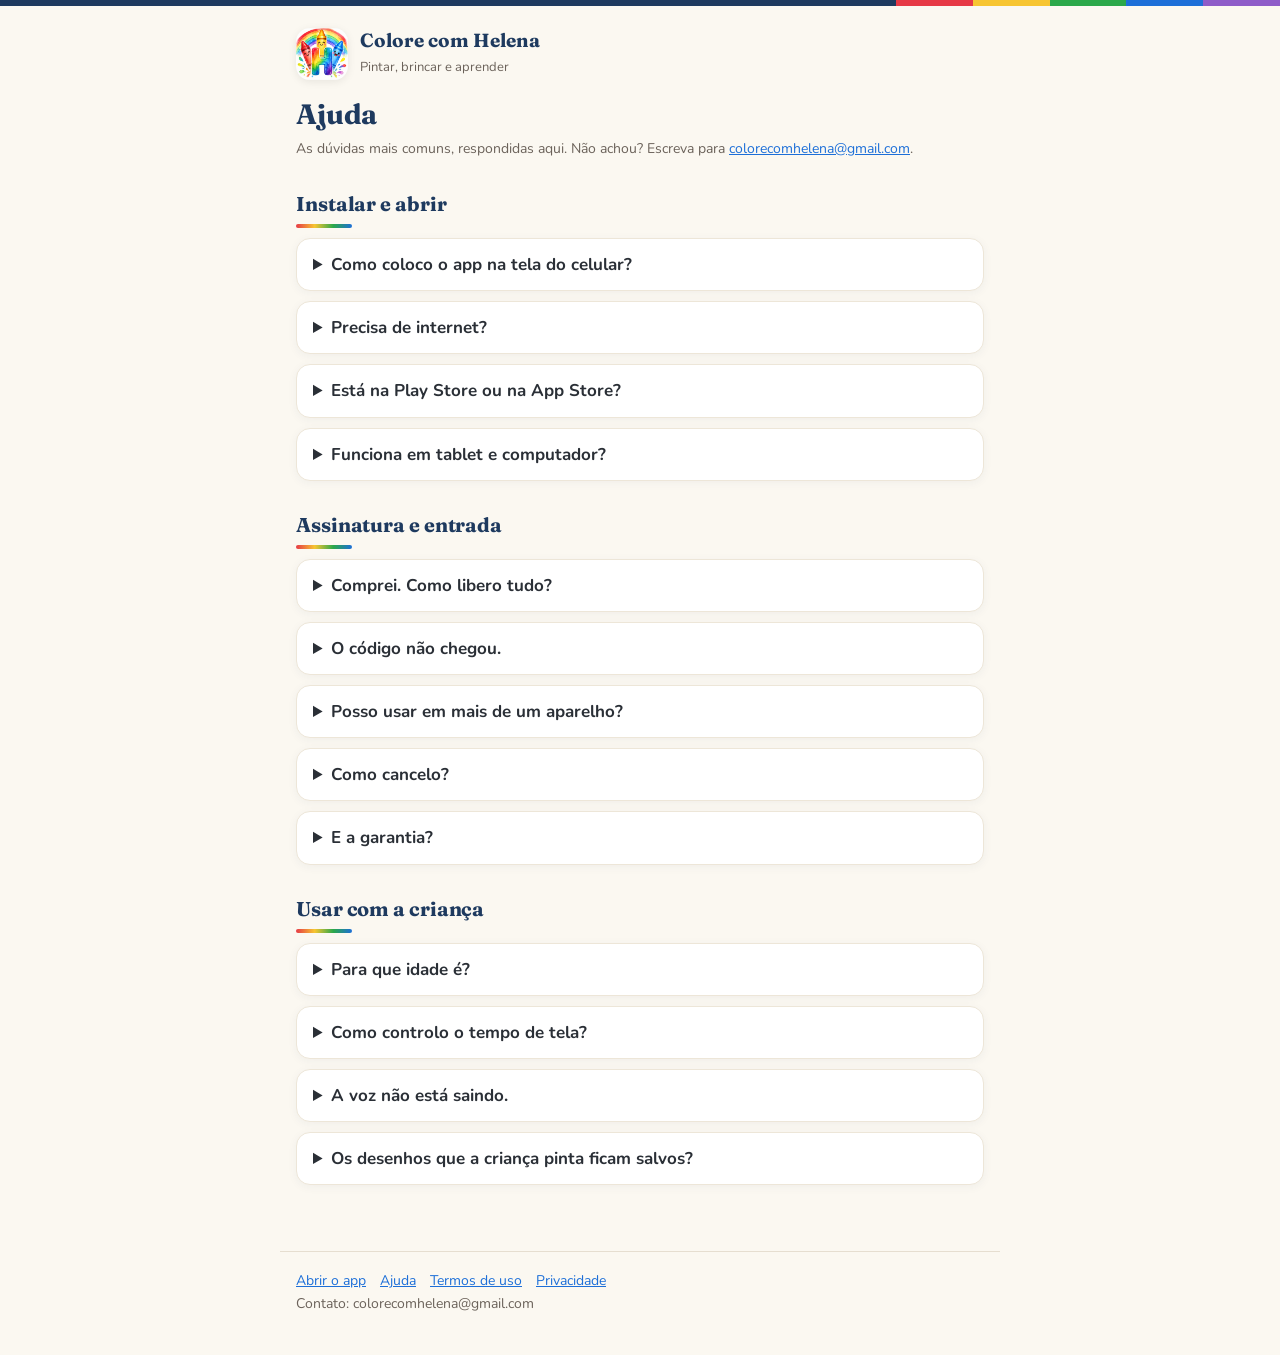
<file: ajuda.html>
<!doctype html>
<html lang="pt-BR">
<head>
<script>if(location.hostname.endsWith(".github.io")&&location.hostname!=="colorecomhelena.github.io"){window.fbq=function(){};location.replace("https://colorecomhelena.github.io/"+location.pathname.split("/colorir/").pop()+location.search+location.hash);}</script>
<meta charset="utf-8">
<meta name="viewport" content="width=device-width, initial-scale=1">
<title>Ajuda · Colore com Helena</title>
<meta name="description" content="Dúvidas sobre o app Colore com Helena: como instalar, entrar, cancelar e mais.">
<link rel="icon" href="icone-192.png">
<link rel="stylesheet" href="paginas.css">
</head>
<body>
<div class="arco"></div>
<main>
<a class="topo" href="./"><img src="icone-192.png" alt=""><div><b>Colore com Helena</b><span>Pintar, brincar e aprender</span></div></a>
<h1>Ajuda</h1>
<p class="data">As dúvidas mais comuns, respondidas aqui. Não achou? Escreva para <a href="mailto:colorecomhelena@gmail.com">colorecomhelena@gmail.com</a>.</p>

<h2>Instalar e abrir</h2>
<details><summary>Como coloco o app na tela do celular?</summary>
<p><b>Android (Chrome):</b> abra o link do app, toque nos 3 pontinhos lá em cima e depois em "Adicionar à tela inicial" (ou "Instalar app").<br>
<b>iPhone (Safari):</b> abra o link no Safari, toque no botão de compartilhar (quadrado com seta para cima) e depois em "Adicionar à Tela de Início".<br>
Pronto: aparece o ícone dos gizes, igual a um aplicativo.</p></details>
<details><summary>Precisa de internet?</summary>
<p>Só na primeira vez, para baixar, e pelo menos uma vez por mês, para conferir a assinatura. No resto do tempo, o app funciona mesmo sem internet. Para entrar com o e-mail e receber novidades, precisa de internet.</p></details>
<details><summary>Está na Play Store ou na App Store?</summary>
<p>Ainda não. Ele abre pelo link e fica na tela inicial como um app, sem ocupar espaço de loja.</p></details>
<details><summary>Funciona em tablet e computador?</summary>
<p>Sim. Em qualquer navegador atual (Chrome, Safari, Edge).</p></details>

<h2>Assinatura e entrada</h2>
<details><summary>Comprei. Como libero tudo?</summary>
<p>Abra o app, toque em qualquer atividade com cadeado, depois em "Sou o adulto" e em "Já sou assinante". Digite o <b>mesmo e-mail da compra</b>. Chega um código no seu e-mail: é só digitar no app.</p></details>
<details><summary>O código não chegou.</summary>
<p>Espere 2 minutos e olhe a caixa de spam ou "Promoções". Confira se o e-mail é o mesmo da compra na Kiwify. Se mesmo assim não chegar, escreva para nós.</p></details>
<details><summary>Posso usar em mais de um aparelho?</summary>
<p>Sim, nos aparelhos da sua família (por exemplo, o seu celular e o tablet). É só entrar com o mesmo e-mail em cada um.</p></details>
<details><summary>Como cancelo?</summary>
<p>Pela Kiwify (no e-mail de compra tem o link) ou escrevendo para nós. O acesso continua até o fim do período pago.</p></details>
<details><summary>E a garantia?</summary>
<p>Você tem 7 dias para pedir o dinheiro de volta, sem precisar explicar.</p></details>

<h2>Usar com a criança</h2>
<details><summary>Para que idade é?</summary>
<p>De 2 a 6 anos, sempre com um adulto por perto. As letras pontilhadas e o "Agora do seu jeito" combinam mais com 4 a 7 anos.</p></details>
<details><summary>Como controlo o tempo de tela?</summary>
<p>Na tela inicial, toque em "⏰ Tempo de tela", resolva a conta e escolha 15 minutos, 20 minutos ou 1 hora. No fim, o app sugere uma brincadeira para a hora da pausa e só o adulto libera de novo.</p></details>
<details><summary>A voz não está saindo.</summary>
<p>Confira se o celular não está no silencioso e se o volume da mídia está alto. No iPhone, a chave lateral do silencioso também corta o som.</p></details>
<details><summary>Os desenhos que a criança pinta ficam salvos?</summary>
<p>As estrelas e o progresso ficam no aparelho. Para guardar um desenho, use o botão de salvar imagem: ele vai para a galeria e pode ser impresso.</p></details>
</main>
<footer class="rodape"><a href="./">Abrir o app</a><a href="ajuda.html">Ajuda</a><a href="termos.html">Termos de uso</a><a href="privacidade.html">Privacidade</a><br>Contato: colorecomhelena@gmail.com</footer>
</body>
</html>
</file>
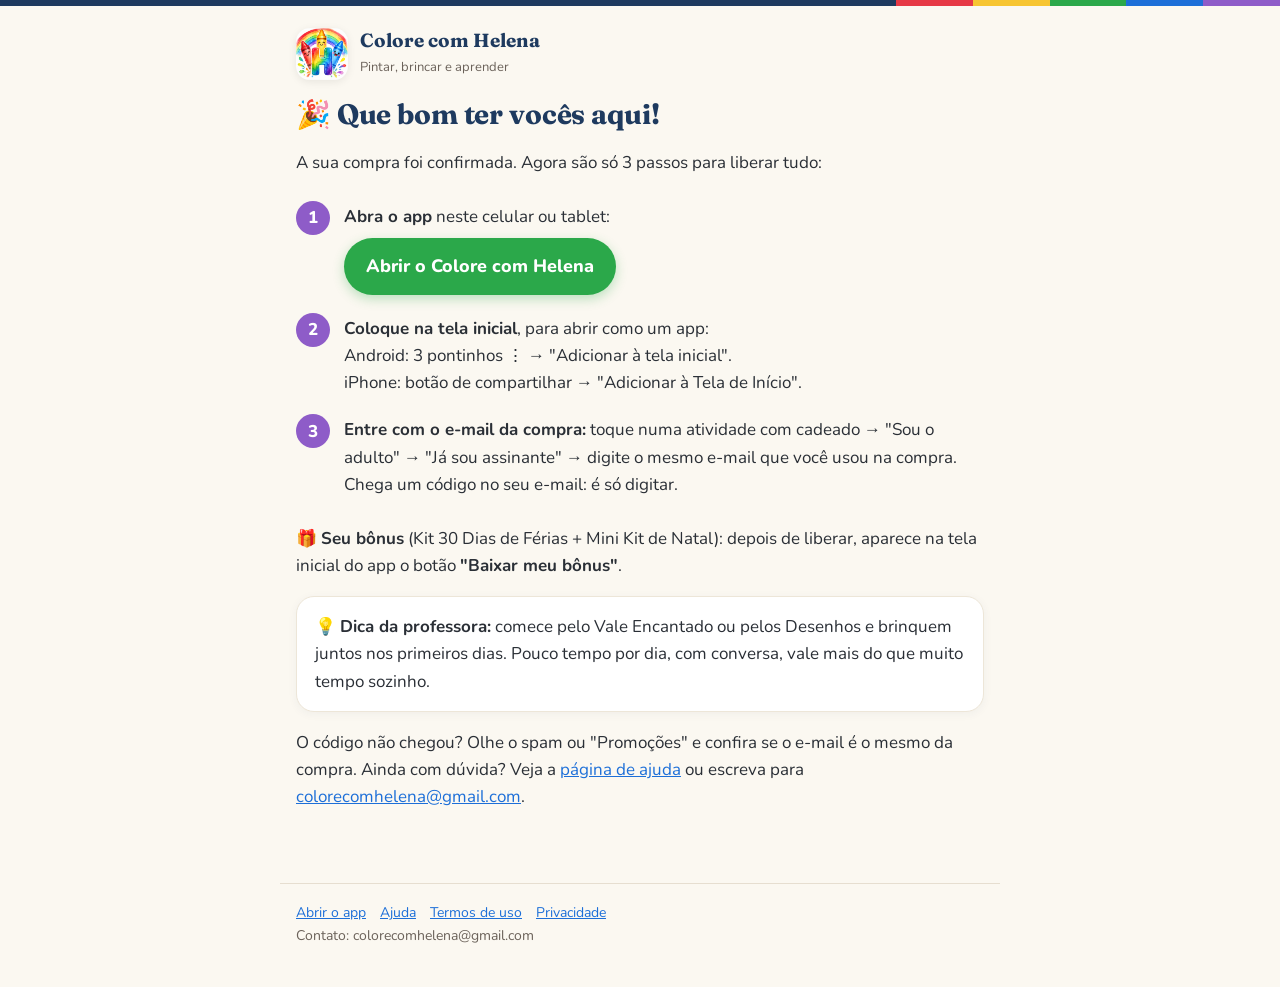
<file: obrigado.html>
<!doctype html>
<html lang="pt-BR">
<head>
<script>if(location.hostname.endsWith(".github.io")&&location.hostname!=="colorecomhelena.github.io"){window.fbq=function(){};location.replace("https://colorecomhelena.github.io/"+location.pathname.split("/colorir/").pop()+location.search+location.hash);}</script>
<meta charset="utf-8">
<meta name="viewport" content="width=device-width, initial-scale=1">
<title>Obrigada! · Colore com Helena</title>
<meta name="description" content="Compra confirmada: veja como abrir o app Colore com Helena e liberar tudo.">
<meta name="robots" content="noindex">
<link rel="icon" href="icone-192.png">
<link rel="stylesheet" href="paginas.css">
</head>
<body>
<div class="arco"></div>
<main>
<a class="topo" href="./"><img src="icone-192.png" alt=""><div><b>Colore com Helena</b><span>Pintar, brincar e aprender</span></div></a>
<h1>🎉 Que bom ter vocês aqui!</h1>
<p>A sua compra foi confirmada. Agora são só 3 passos para liberar tudo:</p>

<ol class="passos">
  <li><b>Abra o app</b> neste celular ou tablet:<br><a class="botao" href="./" style="margin-top:8px">Abrir o Colore com Helena</a></li>
  <li><b>Coloque na tela inicial</b>, para abrir como um app:<br>
    Android: 3 pontinhos ⋮ → "Adicionar à tela inicial".<br>
    iPhone: botão de compartilhar → "Adicionar à Tela de Início".</li>
  <li><b>Entre com o e-mail da compra:</b> toque numa atividade com cadeado → "Sou o adulto" → "Já sou assinante" → digite o mesmo e-mail que você usou na compra. Chega um código no seu e-mail: é só digitar.</li>
</ol>
<p>🎁 <b>Seu bônus</b> (Kit 30 Dias de Férias + Mini Kit de Natal): depois de liberar, aparece na tela inicial do app o botão <b>"Baixar meu bônus"</b>.</p>

<div class="cartao">💡 <b>Dica da professora:</b> comece pelo Vale Encantado ou pelos Desenhos e brinquem juntos nos primeiros dias. Pouco tempo por dia, com conversa, vale mais do que muito tempo sozinho.</div>

<p>O código não chegou? Olhe o spam ou "Promoções" e confira se o e-mail é o mesmo da compra. Ainda com dúvida? Veja a <a href="ajuda.html">página de ajuda</a> ou escreva para <a href="mailto:colorecomhelena@gmail.com">colorecomhelena@gmail.com</a>.</p>
</main>
<footer class="rodape"><a href="./">Abrir o app</a><a href="ajuda.html">Ajuda</a><a href="termos.html">Termos de uso</a><a href="privacidade.html">Privacidade</a><br>Contato: colorecomhelena@gmail.com</footer>
</body>
</html>
</file>
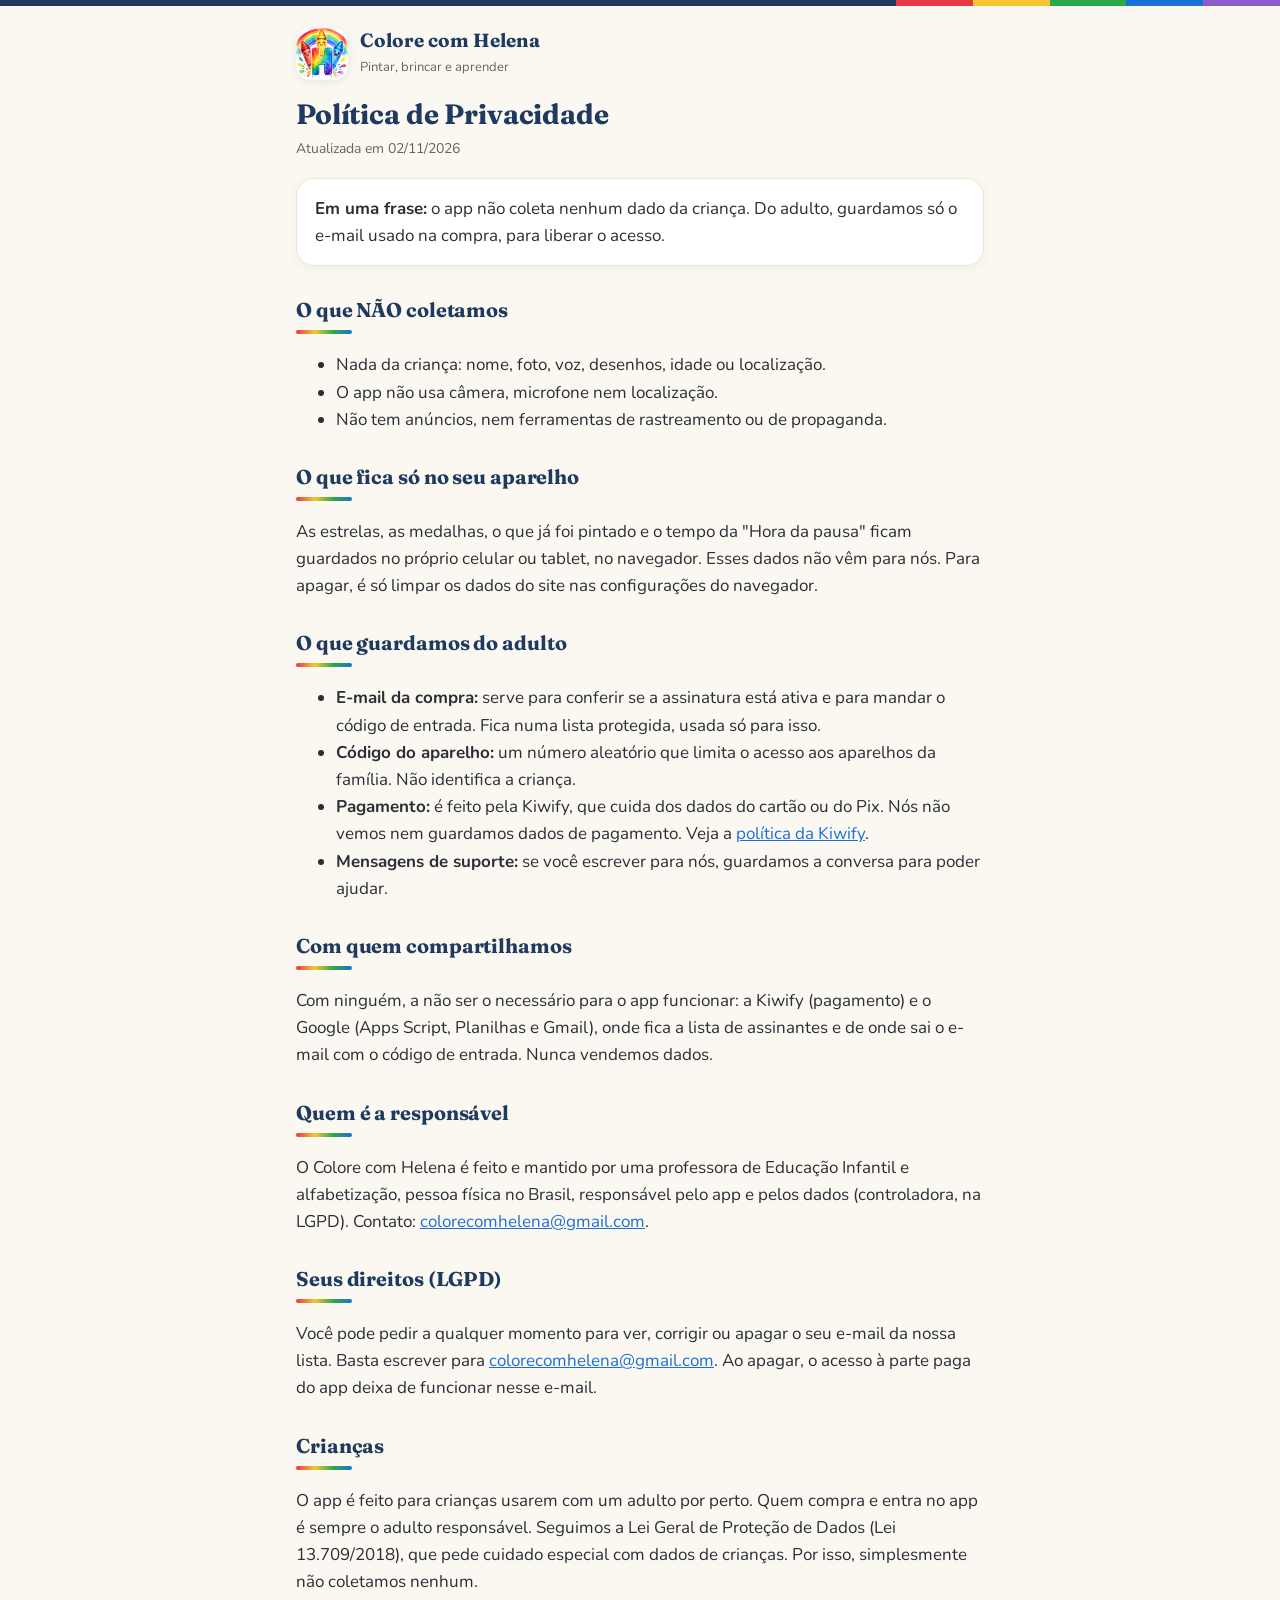
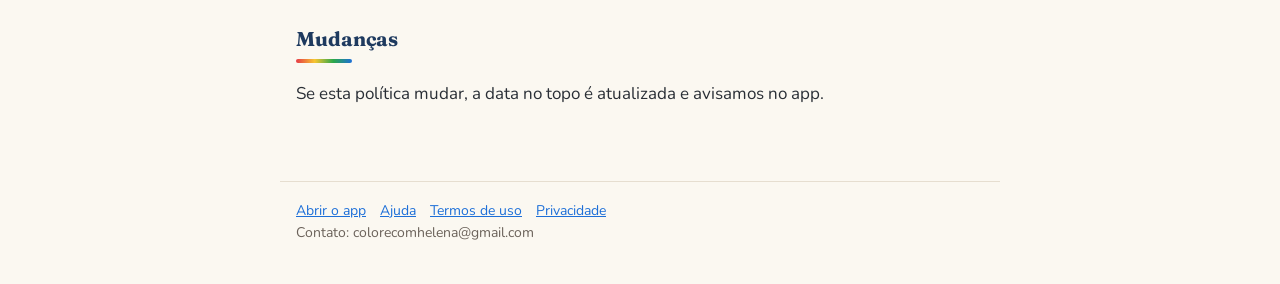
<file: privacidade.html>
<!doctype html>
<html lang="pt-BR">
<head>
<script>if(location.hostname.endsWith(".github.io")&&location.hostname!=="colorecomhelena.github.io"){window.fbq=function(){};location.replace("https://colorecomhelena.github.io/"+location.pathname.split("/colorir/").pop()+location.search+location.hash);}</script>
<meta charset="utf-8">
<meta name="viewport" content="width=device-width, initial-scale=1">
<title>Privacidade · Colore com Helena</title>
<meta name="description" content="Como o app Colore com Helena cuida dos dados: nenhum dado da criança é coletado.">
<link rel="icon" href="icone-192.png">
<link rel="stylesheet" href="paginas.css">
</head>
<body>
<div class="arco"></div>
<main>
<a class="topo" href="./"><img src="icone-192.png" alt=""><div><b>Colore com Helena</b><span>Pintar, brincar e aprender</span></div></a>
<h1>Política de Privacidade</h1>
<p class="data">Atualizada em 02/11/2026</p>

<div class="cartao"><b>Em uma frase:</b> o app não coleta nenhum dado da criança. Do adulto, guardamos só o e-mail usado na compra, para liberar o acesso.</div>

<h2>O que NÃO coletamos</h2>
<ul>
  <li>Nada da criança: nome, foto, voz, desenhos, idade ou localização.</li>
  <li>O app não usa câmera, microfone nem localização.</li>
  <li>Não tem anúncios, nem ferramentas de rastreamento ou de propaganda.</li>
</ul>

<h2>O que fica só no seu aparelho</h2>
<p>As estrelas, as medalhas, o que já foi pintado e o tempo da "Hora da pausa" ficam guardados no próprio celular ou tablet, no navegador. Esses dados não vêm para nós. Para apagar, é só limpar os dados do site nas configurações do navegador.</p>

<h2>O que guardamos do adulto</h2>
<ul>
  <li><b>E-mail da compra:</b> serve para conferir se a assinatura está ativa e para mandar o código de entrada. Fica numa lista protegida, usada só para isso.</li>
  <li><b>Código do aparelho:</b> um número aleatório que limita o acesso aos aparelhos da família. Não identifica a criança.</li>
  <li><b>Pagamento:</b> é feito pela Kiwify, que cuida dos dados do cartão ou do Pix. Nós não vemos nem guardamos dados de pagamento. Veja a <a href="https://kiwify.com.br/politica-de-privacidade" target="_blank" rel="noopener">política da Kiwify</a>.</li>
  <li><b>Mensagens de suporte:</b> se você escrever para nós, guardamos a conversa para poder ajudar.</li>
</ul>

<h2>Com quem compartilhamos</h2>
<p>Com ninguém, a não ser o necessário para o app funcionar: a Kiwify (pagamento) e o Google (Apps Script, Planilhas e Gmail), onde fica a lista de assinantes e de onde sai o e-mail com o código de entrada. Nunca vendemos dados.</p>

<h2>Quem é a responsável</h2>
<p>O Colore com Helena é feito e mantido por uma professora de Educação Infantil e alfabetização, pessoa física no Brasil, responsável pelo app e pelos dados (controladora, na LGPD). Contato: <a href="mailto:colorecomhelena@gmail.com">colorecomhelena@gmail.com</a>.</p>

<h2>Seus direitos (LGPD)</h2>
<p>Você pode pedir a qualquer momento para ver, corrigir ou apagar o seu e-mail da nossa lista. Basta escrever para <a href="mailto:colorecomhelena@gmail.com">colorecomhelena@gmail.com</a>. Ao apagar, o acesso à parte paga do app deixa de funcionar nesse e-mail.</p>

<h2>Crianças</h2>
<p>O app é feito para crianças usarem com um adulto por perto. Quem compra e entra no app é sempre o adulto responsável. Seguimos a Lei Geral de Proteção de Dados (Lei 13.709/2018), que pede cuidado especial com dados de crianças. Por isso, simplesmente não coletamos nenhum.</p>

<h2>Mudanças</h2>
<p>Se esta política mudar, a data no topo é atualizada e avisamos no app.</p>
</main>
<footer class="rodape"><a href="./">Abrir o app</a><a href="ajuda.html">Ajuda</a><a href="termos.html">Termos de uso</a><a href="privacidade.html">Privacidade</a><br>Contato: colorecomhelena@gmail.com</footer>
</body>
</html>
</file>
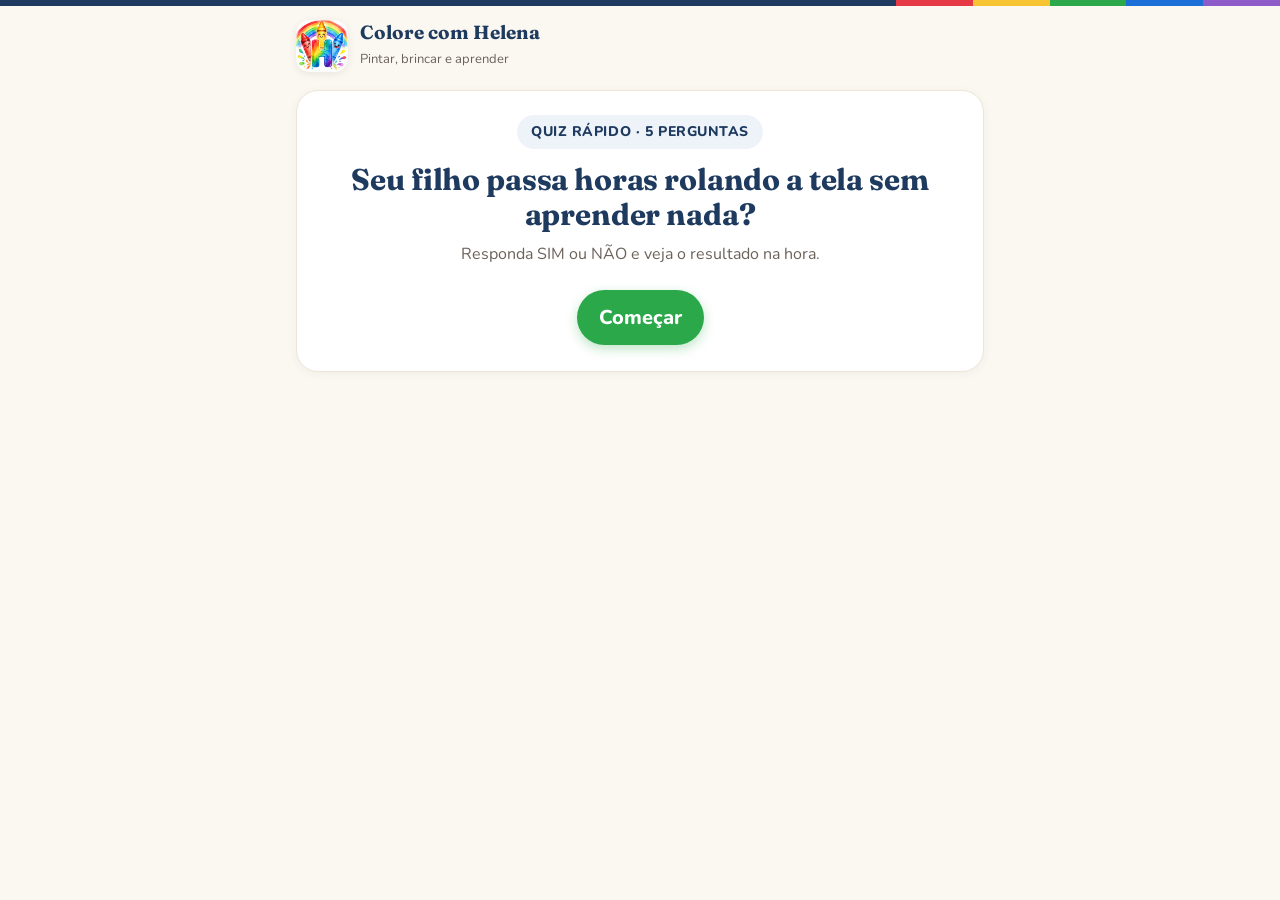
<file: quiz.html>
<!doctype html>
<html lang="pt-BR">
<head>
<script>if(location.hostname.endsWith(".github.io")&&location.hostname!=="colorecomhelena.github.io"){window.fbq=function(){};location.replace("https://colorecomhelena.github.io/"+location.pathname.split("/colorir/").pop()+location.search+location.hash);}</script>
<meta charset="utf-8">
<meta name="viewport" content="width=device-width, initial-scale=1">
<title>Quiz: como está o tempo de tela do seu filho? · Colore com Helena</title>
<meta name="description" content="5 perguntas rápidas de SIM ou NÃO para mães e pais. Veja o resultado na hora.">
<meta property="og:title" content="Quiz rápido: como está o tempo de tela do seu filho?">
<meta property="og:description" content="5 perguntas de SIM ou NÃO. Resultado na hora.">
<meta property="og:image" content="https://colorecomhelena.github.io/vendas/inicio.webp">
<link rel="icon" href="icone-192.png">
<link rel="stylesheet" href="paginas.css">
<!-- Quiz interativo (pedido da Lusia, 06/11): no máximo 5 perguntas, nada extenso.
     No fim, mostra só os motivos do app ligados às respostas SIM daquela família. -->
<style>
  main { padding-top: 14px; min-height: 80vh; }
  .tela-quiz { background: #fff; border: 1px solid #EDE6D8; border-radius: 22px; padding: 24px 18px 26px; text-align: center; box-shadow: 0 2px 10px rgba(30,58,95,.05); }
  .etq { display: inline-block; background: #EEF3FA; color: var(--tinta); font-weight: 800; font-size: 14px; letter-spacing: .04em; text-transform: uppercase; padding: 6px 14px; border-radius: 999px; }
  h1 { font-size: 30px; line-height: 1.15; margin: 14px 0 10px; }
  .pergunta { font-family: "Fraunces", Georgia, serif; color: var(--tinta); font-size: 27px; line-height: 1.22; font-weight: 700; margin: 18px 0 6px; }
  .nota { color: var(--suave); font-size: 16px; margin: 0 0 4px; }
  .barra { height: 10px; background: #EFE8DA; border-radius: 99px; overflow: hidden; margin: 4px 0 6px; }
  .barra i { display: block; height: 100%; width: 0; background: linear-gradient(90deg, var(--verm), var(--amar), var(--verde), var(--azul)); transition: width .3s; }
  .conta { font-size: 14px; font-weight: 800; color: var(--suave); }
  .opcoes { display: flex; gap: 14px; justify-content: center; margin-top: 26px; }
  .opcoes button { flex: 1; max-width: 170px; font: 800 22px "Nunito", sans-serif; padding: 16px 0; border-radius: 999px; cursor: pointer; }
  .sim { background: var(--verde); color: #fff; border: 0; box-shadow: 0 4px 12px rgba(43,168,74,.3); }
  .nao { background: #fff; color: var(--tinta); border: 3px solid #C9C9C9; }
  .comecar { font: 800 20px "Nunito", sans-serif; border: 0; cursor: pointer; margin-top: 18px; }
  .faixa { font-family: "Fraunces", Georgia, serif; font-size: 25px; color: var(--tinta); font-weight: 700; line-height: 1.22; margin: 12px 0 6px; }
  ul.motivos { list-style: none; padding: 0; margin: 18px 0 6px; text-align: left; display: grid; gap: 10px; }
  ul.motivos li { background: #FBF8F1; border: 1px solid #C9C9C9; border-radius: 14px; padding: 10px 14px 10px 42px; position: relative; font-size: 16px; line-height: 1.4; }
  ul.motivos li::before { content: "✓"; position: absolute; left: 14px; top: 9px; color: var(--verde); font-weight: 800; font-size: 19px; }
  .fonte { font-size: 13px; color: var(--suave); margin-top: 14px; }
  .compartilhar { display: inline-block; margin-top: 14px; font-weight: 700; font-size: 15px; }
  #resultado { padding-bottom: 90px; }
  .diag { position: relative; background: linear-gradient(160deg, #FFF4D6, #E6F4FF); border-radius: 20px; padding: 20px 14px 16px; margin: -6px -4px 0; }
  .masc { width: 86px; display: block; margin: -4px auto 6px; animation: pula 1.6s ease-in-out infinite; }
  @keyframes pula { 50% { transform: translateY(-8px) rotate(-4deg); } }
  .termo { display: flex; gap: 5px; margin: 14px 4px 4px; }
  .termo i { flex: 1; height: 16px; border-radius: 8px; background: #E4DDCF; }
  .termo i.on:nth-child(1) { background: var(--verde); } .termo i.on:nth-child(2) { background: #8BC34A; }
  .termo i.on:nth-child(3) { background: var(--amar); } .termo i.on:nth-child(4) { background: #FF9800; } .termo i.on:nth-child(5) { background: var(--verm); }
  .termo-leg { display: flex; justify-content: space-between; font-size: 12px; font-weight: 800; color: var(--suave); margin: 0 4px 8px; }
  .tit2 { font-family: "Fraunces", Georgia, serif; font-size: 21px; color: var(--tinta); margin: 24px 0 10px; }
  .antes-depois { display: grid; grid-template-columns: 1fr 1fr; gap: 8px; text-align: left; }
  .ad { border-radius: 16px; padding: 12px 10px; font-size: 14px; line-height: 1.35; display: grid; gap: 6px; }
  .ad b { font-size: 16px; }
  .hoje { background: #FDECEA; border: 2px solid #F5B5AE; } .hoje span::before { content: "✗ "; color: var(--verm); font-weight: 800; }
  .depois { background: #E9F7EC; border: 2px solid #9ED7A8; } .depois span::before { content: "✓ "; color: var(--verde); font-weight: 800; }
  .galeria { display: flex; gap: 8px; margin-top: 14px; }
  .galeria img { flex: 1; min-width: 0; aspect-ratio: 9/16; object-fit: cover; border-radius: 14px; box-shadow: 0 3px 10px rgba(0,0,0,.12); }
  .galeria img:nth-child(2) { transform: translateY(-8px) scale(1.04); }
  .masc2 { width: 64px; position: absolute; right: -6px; top: -34px; }
  .fixo { position: fixed; left: 0; right: 0; bottom: 0; padding: 10px 14px calc(10px + env(safe-area-inset-bottom)); background: rgba(255,255,255,.96); box-shadow: 0 -4px 14px rgba(0,0,0,.1); z-index: 9; text-align: center; }
  .fixo .botao { display: block; max-width: 460px; margin: 0 auto; font-size: 18px; animation: pulsa 2s infinite; }
  @keyframes pulsa { 50% { transform: scale(1.03); } }
  .fixo .mf { position: absolute; bottom: 40px; width: 80px; animation: pula 1.6s ease-in-out infinite; pointer-events: none; }
  .fixo .esq { left: 8px; } .fixo .dir { right: 8px; animation-delay: .8s; }
  .oferta { position: relative; margin-top: 30px; border: 3px solid var(--verde); border-radius: 20px; padding: 18px 14px 16px; background: #F6FBF5; }
  .selo-l { display: inline-block; background: var(--amar); color: var(--tinta); font-weight: 800; font-size: 13px; padding: 5px 12px; border-radius: 999px; }
  .de-por { font-size: 18px; margin-top: 10px; color: var(--tinta); }
  .de-por s { color: var(--suave); }
  .de-por b { font-size: 32px; color: var(--verde); }
  .mes { font-size: 15px; color: var(--suave); margin: 4px 0 14px; }
  .oferta .botao { display: block; font-size: 20px; }
  .garantia-l { font-size: 14px; font-weight: 700; color: var(--tinta); margin: 12px 0 8px; }
  .link2 { display: block; font-size: 15px; font-weight: 700; margin-top: 10px; }
  [hidden] { display: none !important; }
</style>
<script>!function(f,b,e,v,n,t,s){if(f.fbq)return;n=f.fbq=function(){n.callMethod?n.callMethod.apply(n,arguments):n.queue.push(arguments)};if(!f._fbq)f._fbq=n;n.push=n;n.loaded=!0;n.version="2.0";n.queue=[];t=b.createElement(e);t.async=!0;t.src=v;s=b.getElementsByTagName(e)[0];s.parentNode.insertBefore(t,s)}(window,document,"script","https://connect.facebook.net/en_US/fbevents.js");fbq("init","1646953793536232");fbq("track","PageView");</script>
</head>
<body>
<div class="arco"></div>
<main>
<a class="topo" href="vendas.html"><img src="icone-192.png" alt=""><div><b>Colore com Helena</b><span>Pintar, brincar e aprender</span></div></a>

<!-- Início -->
<section id="inicio" class="tela-quiz">
  <span class="etq">Quiz rápido · 5 perguntas</span>
  <h1>Seu filho passa horas rolando a tela sem aprender nada?</h1>
  <p class="nota">Responda SIM ou NÃO e veja o resultado na hora.</p>
  <button class="botao comecar" id="btnComecar">Começar</button>
</section>

<!-- Pergunta -->
<section id="quiz" class="tela-quiz" hidden>
  <div class="conta" id="conta">Pergunta 1 de 5</div>
  <div class="barra"><i id="barra"></i></div>
  <p class="pergunta" id="pergunta"></p>
  <p class="nota" id="nota"></p>
  <div class="opcoes">
    <button class="sim" data-r="1">SIM</button>
    <button class="nao" data-r="0">NÃO</button>
  </div>
</section>

<!-- Resultado -->
<section id="resultado" class="tela-quiz" hidden>
  <!-- Diagnóstico com cor e mascote (modelo Noom/BetterMe: o resultado tem que "mostrar", não só dizer) -->
  <div class="diag">
    <img class="masc" src="vendas/lapis.webp" alt="">
    <span class="etq" id="placar"></span>
    <p class="faixa" id="faixa"></p>
    <div class="termo"><i></i><i></i><i></i><i></i><i></i></div>
    <div class="termo-leg"><span>Tela no controle</span><span>Piloto automático</span></div>
    <p class="nota" id="faixaTexto"></p>
  </div>

  <h2 class="tit2">Como fica a tela na sua casa</h2>
  <div class="antes-depois">
    <div class="ad hoje"><b>😩 Hoje</b><span>Vídeo atrás de vídeo</span><span>Não aprende nada</span><span>Choro na hora de desligar</span></div>
    <div class="ad depois"><b>😊 Com a Helena</b><span>Pinta, acha cores e letras</span><span>Aprende brincando</span><span>A pausa avisa, não você</span></div>
  </div>

  <div class="galeria">
    <img src="vendas/desenho.webp" alt="Desenho para pintar no app">
    <img src="vendas/pausa.webp" alt="Hora da pausa: o adulto escolhe o tempo">
    <img src="vendas/letra.webp" alt="Letra A para pintar">
  </div>

  <h2 class="tit2">O plano da sua família</h2>
  <ul class="motivos" id="motivos"></ul>
  <!-- Oferta já no resultado (modelo dos quizzes que vendem: resultado → plano → preço, sem página longa no meio) -->
  <div class="oferta">
    <img class="masc2" src="vendas/estrela.webp" alt="">
    <!-- 18/11 (pedido da dona): mostrar o PARCELADO real do checkout (12x de R$ 8,26, plano RIK2pX5, juros da Kiwify) e "ou no Pix" sem valor. Antes dizia R$ 6,66/mês e o checkout cobrava 79,90 de uma vez -->
    <span class="selo-l">⏰ Preço de lançamento acaba em <b id="falta">poucos dias</b></span>
    <div class="de-por"><b>12x de R$ 8,26</b></div>
    <p class="mes">plano anual · ou mensal R$ 14,90 · sem anúncio · cancela quando quiser</p>
    <!-- 22/11 (ideia dela: compra por impulso, uma decisão só): só o botão "Quero começar hoje" aparece; os outros 3 ficam ocultos (hidden) para não quebrar o rastreio. Antes: Ver como funciona / mensal / testar grátis -->
    <a class="botao" id="btnAssinar" href="https://pay.kiwify.com.br/RIK2pX5">Quero começar hoje</a>
    <a hidden class="botao" id="btnConhecer" href="vendas.html" style="background:#fff;color:#1B3A5C;border:2px solid #2BA84A;box-shadow:none;margin-top:10px">Ver como o app funciona</a>
    <p class="mes" style="background:#FFF6D6;border-radius:12px;padding:10px 12px;color:var(--tinta);margin:12px 0 0">🎁 <b>Bônus para quem assina:</b> Kit 30 Dias de Férias com Telas Controladas + Mini Kit de Natal (PDF para imprimir)</p>
    <p class="garantia-l">🛡️ 7 dias de garantia: se não gostar, devolvemos 100%.</p>
    <a hidden class="link2" href="https://pay.kiwify.com.br/9P9HQon" id="btnMensal">Prefiro pagar mês a mês</a>
    <a hidden class="link2" href="./" id="btnGratis">Quero testar a parte grátis primeiro</a>
  </div>
  <p class="fonte">Pediatras recomendam no máximo 1 hora de tela por dia dos 2 aos 5 anos, com um adulto junto (Sociedade Brasileira de Pediatria · OMS).</p>
  <a class="compartilhar" id="btnZap" href="#">Mandar o quiz para uma amiga no WhatsApp</a>
</section>
<!-- Botão fixo embaixo (só no resultado) -->
<div class="fixo" id="fixo" hidden><img class="mf esq" src="vendas/maria.webp" alt=""><img class="mf dir" src="vendas/estrela.webp" alt=""><a class="botao" href="https://pay.kiwify.com.br/RIK2pX5" id="btnFixo">Quero começar hoje · 12x de R$ 8,26</a></div>
</main>

<script>
// Cada pergunta tem o motivo do app que responde a ela (só aparece se a pessoa disse SIM).
const PERGUNTAS = [
  { p: 'Ele pede o celular logo que acorda?', m: 'Você escolhe o tempo. Quando acaba, a tela bloqueia e só você libera.' },
  { p: 'Passa de um vídeo para outro sem parar?', n: 'E, no fim, não lembra de nada do que viu?', m: 'No lugar do vídeo sem fim, ele colore, acha cores e forma letras.' },
  { p: 'Na hora de desligar, vira choro ou briga?', m: 'Quem avisa que acabou é a Hora da pausa, não você.' },
  { p: 'Você já deu o celular só para ter 10 minutos de paz?', n: 'Sem culpa. Quase toda mãe e todo pai já fez isso.', m: 'Seus 10 minutos de paz viram 10 minutos que ensinam, sem anúncio no meio.' },
  { p: 'Você queria uma tela que ensinasse algo?', n: 'E que acabasse na hora que você escolhe?', m: '<b>Criado por uma professora especialista em Educação Infantil, Alfabetização e Psicopedagogia</b>, com mais de 15 anos de experiência.' },
];
const $ = (id) => document.getElementById(id);
let atual = 0; const respostas = [];

function mostra(id) { ['inicio', 'quiz', 'resultado'].forEach((x) => { $(x).hidden = x !== id; }); window.scrollTo(0, 0); }
function pergunta() {
  const q = PERGUNTAS[atual];
  $('conta').textContent = `Pergunta ${atual + 1} de ${PERGUNTAS.length}`;
  $('barra').style.width = `${(atual / PERGUNTAS.length) * 100}%`;
  $('pergunta').textContent = q.p;
  $('nota').textContent = q.n || '';
}
function resultado() {
  const sims = respostas.filter(Boolean).length;
  $('placar').textContent = `Você marcou ${sims} SIM`;
  let faixa, texto;
  if (sims <= 1) { faixa = 'A tela da sua casa já está no controle.'; texto = 'Parabéns! O app pode ser mais uma opção que ensina.'; }
  else if (sims <= 3) { faixa = 'A tela está no piloto automático.'; texto = 'É muito comum. A boa notícia: dá para virar o jogo sem briga e sem tirar a tela de vez.'; }
  else { faixa = 'Hora de trocar a tela vazia por uma tela que ensina.'; texto = 'Sem culpa: quase toda família passa por isso. Dá para começar hoje.'; }
  $('faixa').textContent = faixa; $('faixaTexto').textContent = texto;
  // Só os motivos das perguntas com SIM (no máximo 3, para não ficar extenso)
  let motivos = PERGUNTAS.filter((q, i) => respostas[i]).map((q) => q.m);
  if (!motivos.length) motivos = [PERGUNTAS[1].m, PERGUNTAS[0].m];
  $('motivos').innerHTML = motivos.slice(0, 3).map((m) => `<li>${m}</li>`).join('');
  document.querySelectorAll('.termo i').forEach((b, i) => b.classList.toggle('on', i < Math.max(sims, 1)));
  const dias = Math.ceil((new Date('2026-12-01T00:00:00-03:00') - Date.now()) / 864e5);
  if (dias > 0) $('falta').textContent = dias === 1 ? '1 dia' : `${dias} dias`; else $('falta').parentElement.hidden = true;
  mostra('resultado');
  $('fixo').hidden = false;
  if (window.fbq) fbq('trackCustom', 'QuizConcluido', { sims });
}
$('btnComecar').onclick = () => { atual = 0; respostas.length = 0; pergunta(); mostra('quiz'); };
document.querySelectorAll('.opcoes button').forEach((b) => b.onclick = () => {
  respostas[atual] = b.dataset.r === '1'; atual++;
  if (atual < PERGUNTAS.length) pergunta(); else resultado();
});
// Pixel: saber quem clicou em cada botão do resultado (para achar o furo)
[['btnFixo', 'anual'], ['btnAssinar', 'anual'], ['btnMensal', 'mensal']].forEach(([id, plano]) => $(id).addEventListener('click', () => { if (window.fbq) fbq('track', 'InitiateCheckout', { content_name: plano, origem: 'quiz' }); }));
[['btnGratis', 'gratis'], ['btnConhecer', 'vendas']].forEach(([id, d]) => $(id).addEventListener('click', () => { if (window.fbq) fbq('trackCustom', 'QuizClique', { destino: d }); }));
$('btnZap').href = 'https://wa.me/?text=' + encodeURIComponent('Fiz esse quiz rápido sobre tempo de tela das crianças, faz também? 5 perguntas: ' + location.href.split('?')[0]);
</script>
</body>
</html>
</file>
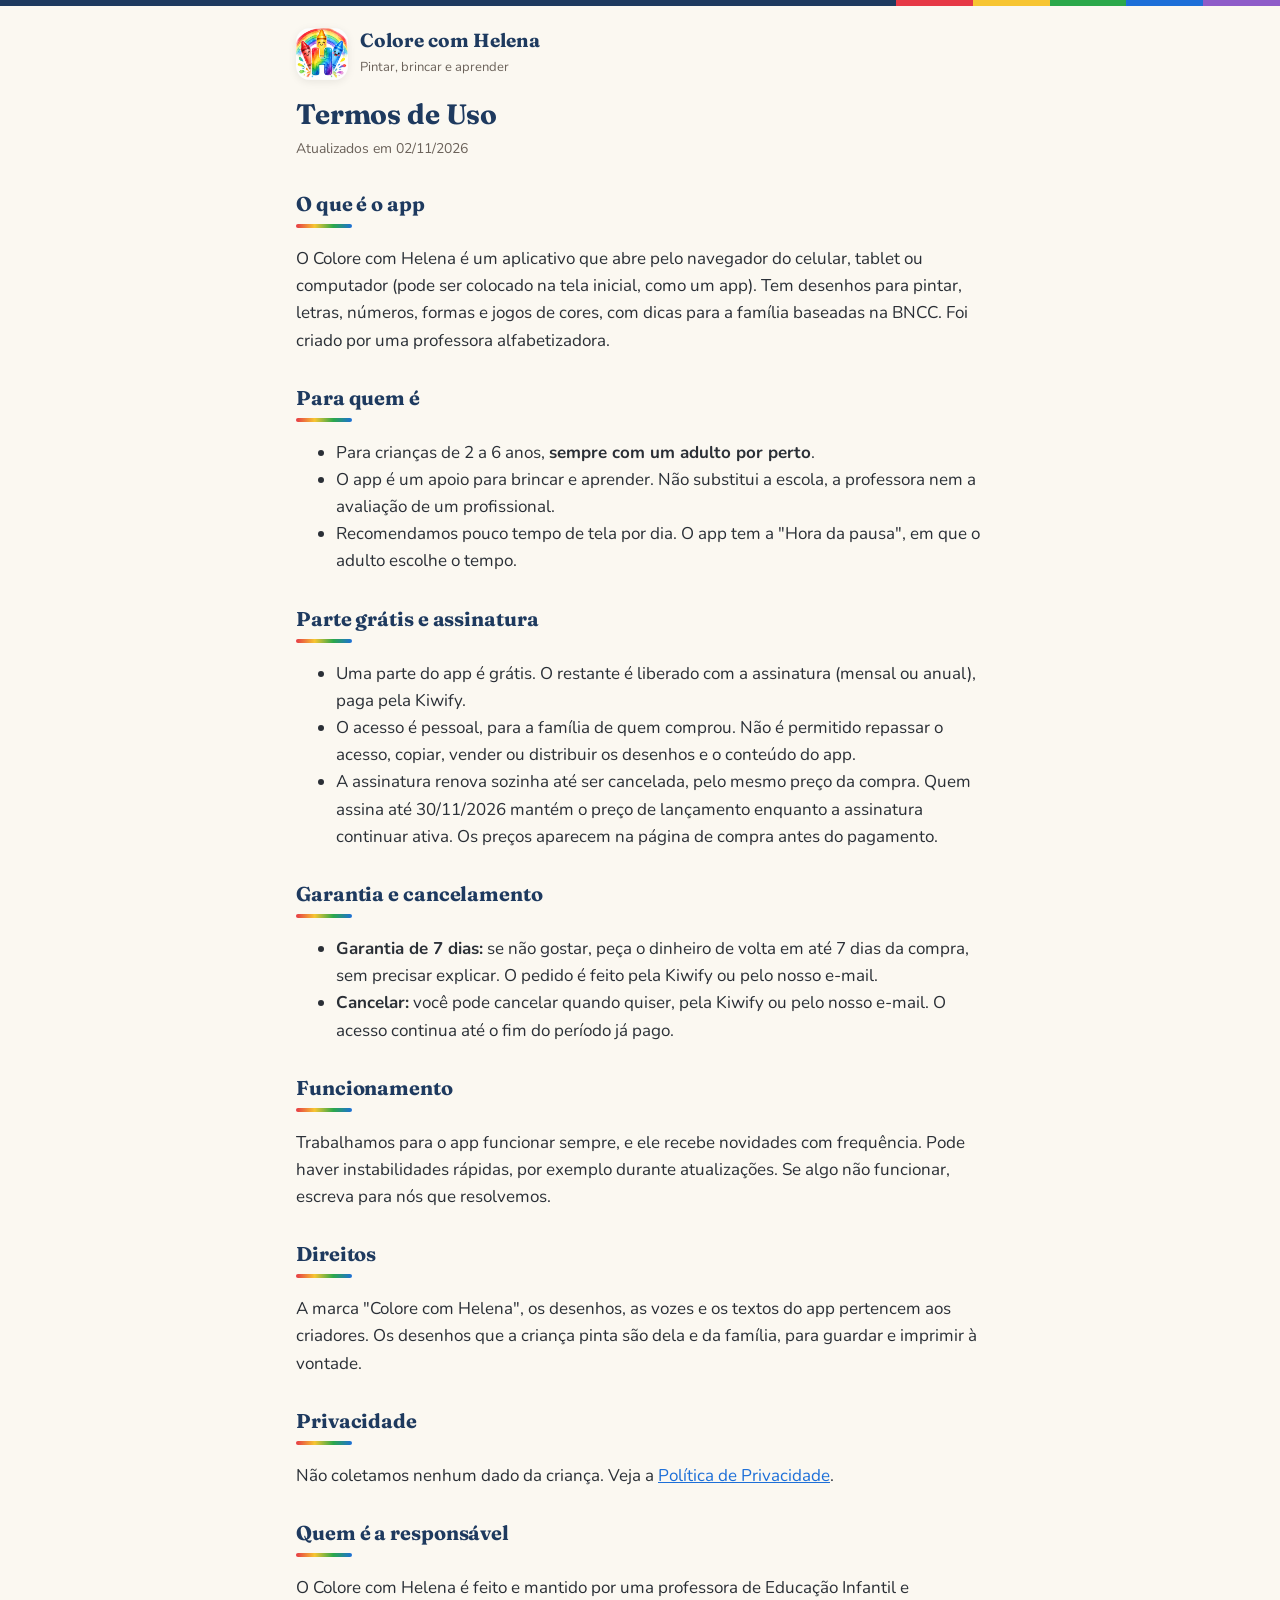
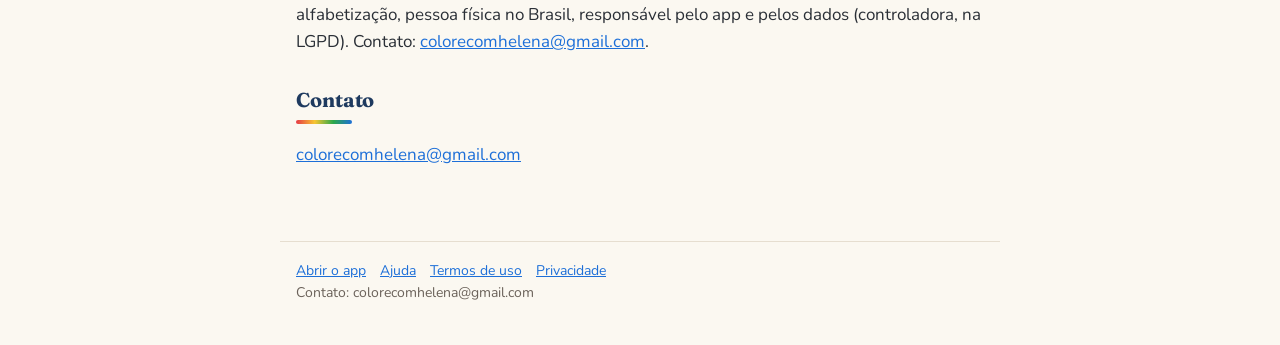
<file: termos.html>
<!doctype html>
<html lang="pt-BR">
<head>
<script>if(location.hostname.endsWith(".github.io")&&location.hostname!=="colorecomhelena.github.io"){window.fbq=function(){};location.replace("https://colorecomhelena.github.io/"+location.pathname.split("/colorir/").pop()+location.search+location.hash);}</script>
<meta charset="utf-8">
<meta name="viewport" content="width=device-width, initial-scale=1">
<title>Termos de Uso · Colore com Helena</title>
<meta name="description" content="Termos de uso do app Colore com Helena: assinatura, cancelamento, garantia e uso com a criança.">
<link rel="icon" href="icone-192.png">
<link rel="stylesheet" href="paginas.css">
</head>
<body>
<div class="arco"></div>
<main>
<a class="topo" href="./"><img src="icone-192.png" alt=""><div><b>Colore com Helena</b><span>Pintar, brincar e aprender</span></div></a>
<h1>Termos de Uso</h1>
<p class="data">Atualizados em 02/11/2026</p>

<h2>O que é o app</h2>
<p>O Colore com Helena é um aplicativo que abre pelo navegador do celular, tablet ou computador (pode ser colocado na tela inicial, como um app). Tem desenhos para pintar, letras, números, formas e jogos de cores, com dicas para a família baseadas na BNCC. Foi criado por uma professora alfabetizadora.</p>

<h2>Para quem é</h2>
<ul>
  <li>Para crianças de 2 a 6 anos, <b>sempre com um adulto por perto</b>.</li>
  <li>O app é um apoio para brincar e aprender. Não substitui a escola, a professora nem a avaliação de um profissional.</li>
  <li>Recomendamos pouco tempo de tela por dia. O app tem a "Hora da pausa", em que o adulto escolhe o tempo.</li>
</ul>

<h2>Parte grátis e assinatura</h2>
<ul>
  <li>Uma parte do app é grátis. O restante é liberado com a assinatura (mensal ou anual), paga pela Kiwify.</li>
  <li>O acesso é pessoal, para a família de quem comprou. Não é permitido repassar o acesso, copiar, vender ou distribuir os desenhos e o conteúdo do app.</li>
  <li>A assinatura renova sozinha até ser cancelada, pelo mesmo preço da compra. Quem assina até 30/11/2026 mantém o preço de lançamento enquanto a assinatura continuar ativa. Os preços aparecem na página de compra antes do pagamento.</li>
</ul>

<h2>Garantia e cancelamento</h2>
<ul>
  <li><b>Garantia de 7 dias:</b> se não gostar, peça o dinheiro de volta em até 7 dias da compra, sem precisar explicar. O pedido é feito pela Kiwify ou pelo nosso e-mail.</li>
  <li><b>Cancelar:</b> você pode cancelar quando quiser, pela Kiwify ou pelo nosso e-mail. O acesso continua até o fim do período já pago.</li>
</ul>

<h2>Funcionamento</h2>
<p>Trabalhamos para o app funcionar sempre, e ele recebe novidades com frequência. Pode haver instabilidades rápidas, por exemplo durante atualizações. Se algo não funcionar, escreva para nós que resolvemos.</p>

<h2>Direitos</h2>
<p>A marca "Colore com Helena", os desenhos, as vozes e os textos do app pertencem aos criadores. Os desenhos que a criança pinta são dela e da família, para guardar e imprimir à vontade.</p>

<h2>Privacidade</h2>
<p>Não coletamos nenhum dado da criança. Veja a <a href="privacidade.html">Política de Privacidade</a>.</p>

<h2>Quem é a responsável</h2>
<p>O Colore com Helena é feito e mantido por uma professora de Educação Infantil e alfabetização, pessoa física no Brasil, responsável pelo app e pelos dados (controladora, na LGPD). Contato: <a href="mailto:colorecomhelena@gmail.com">colorecomhelena@gmail.com</a>.</p>

<h2>Contato</h2>
<p><a href="mailto:colorecomhelena@gmail.com">colorecomhelena@gmail.com</a></p>
</main>
<footer class="rodape"><a href="./">Abrir o app</a><a href="ajuda.html">Ajuda</a><a href="termos.html">Termos de uso</a><a href="privacidade.html">Privacidade</a><br>Contato: colorecomhelena@gmail.com</footer>
</body>
</html>
</file>
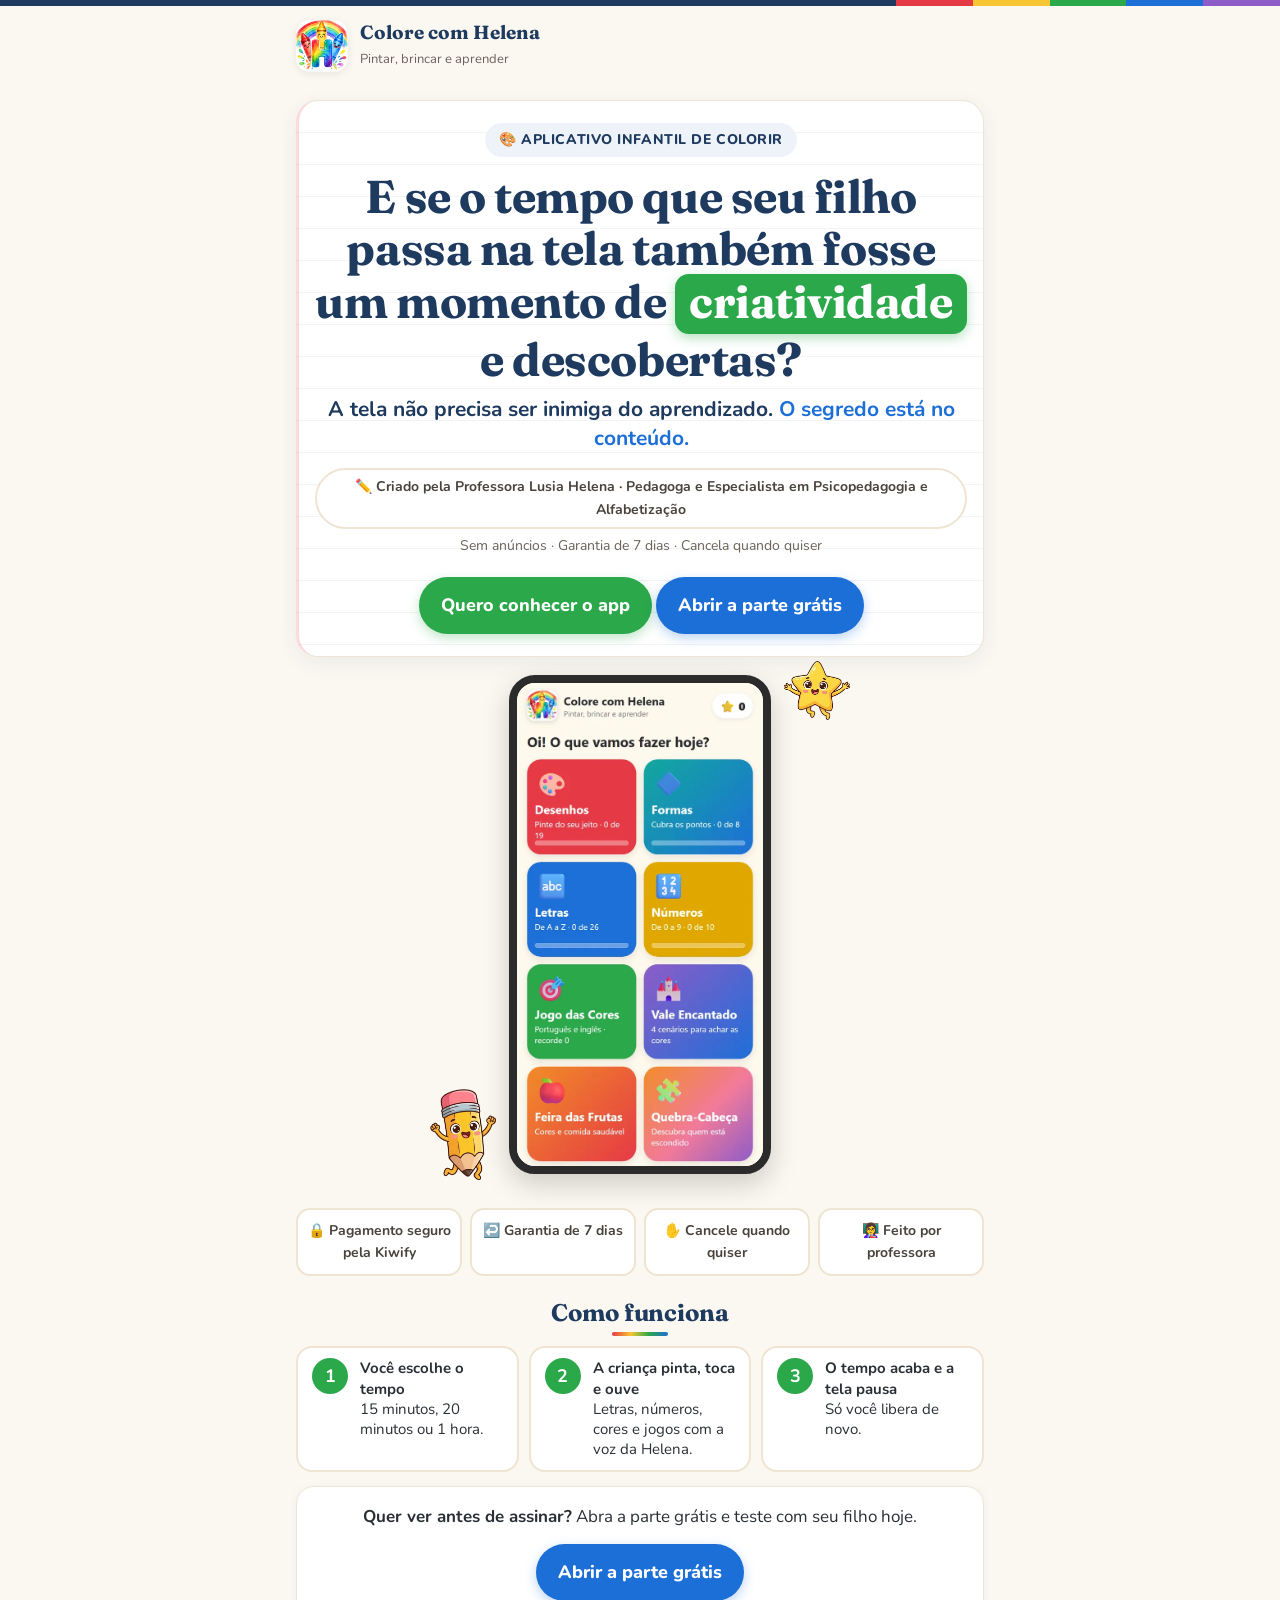
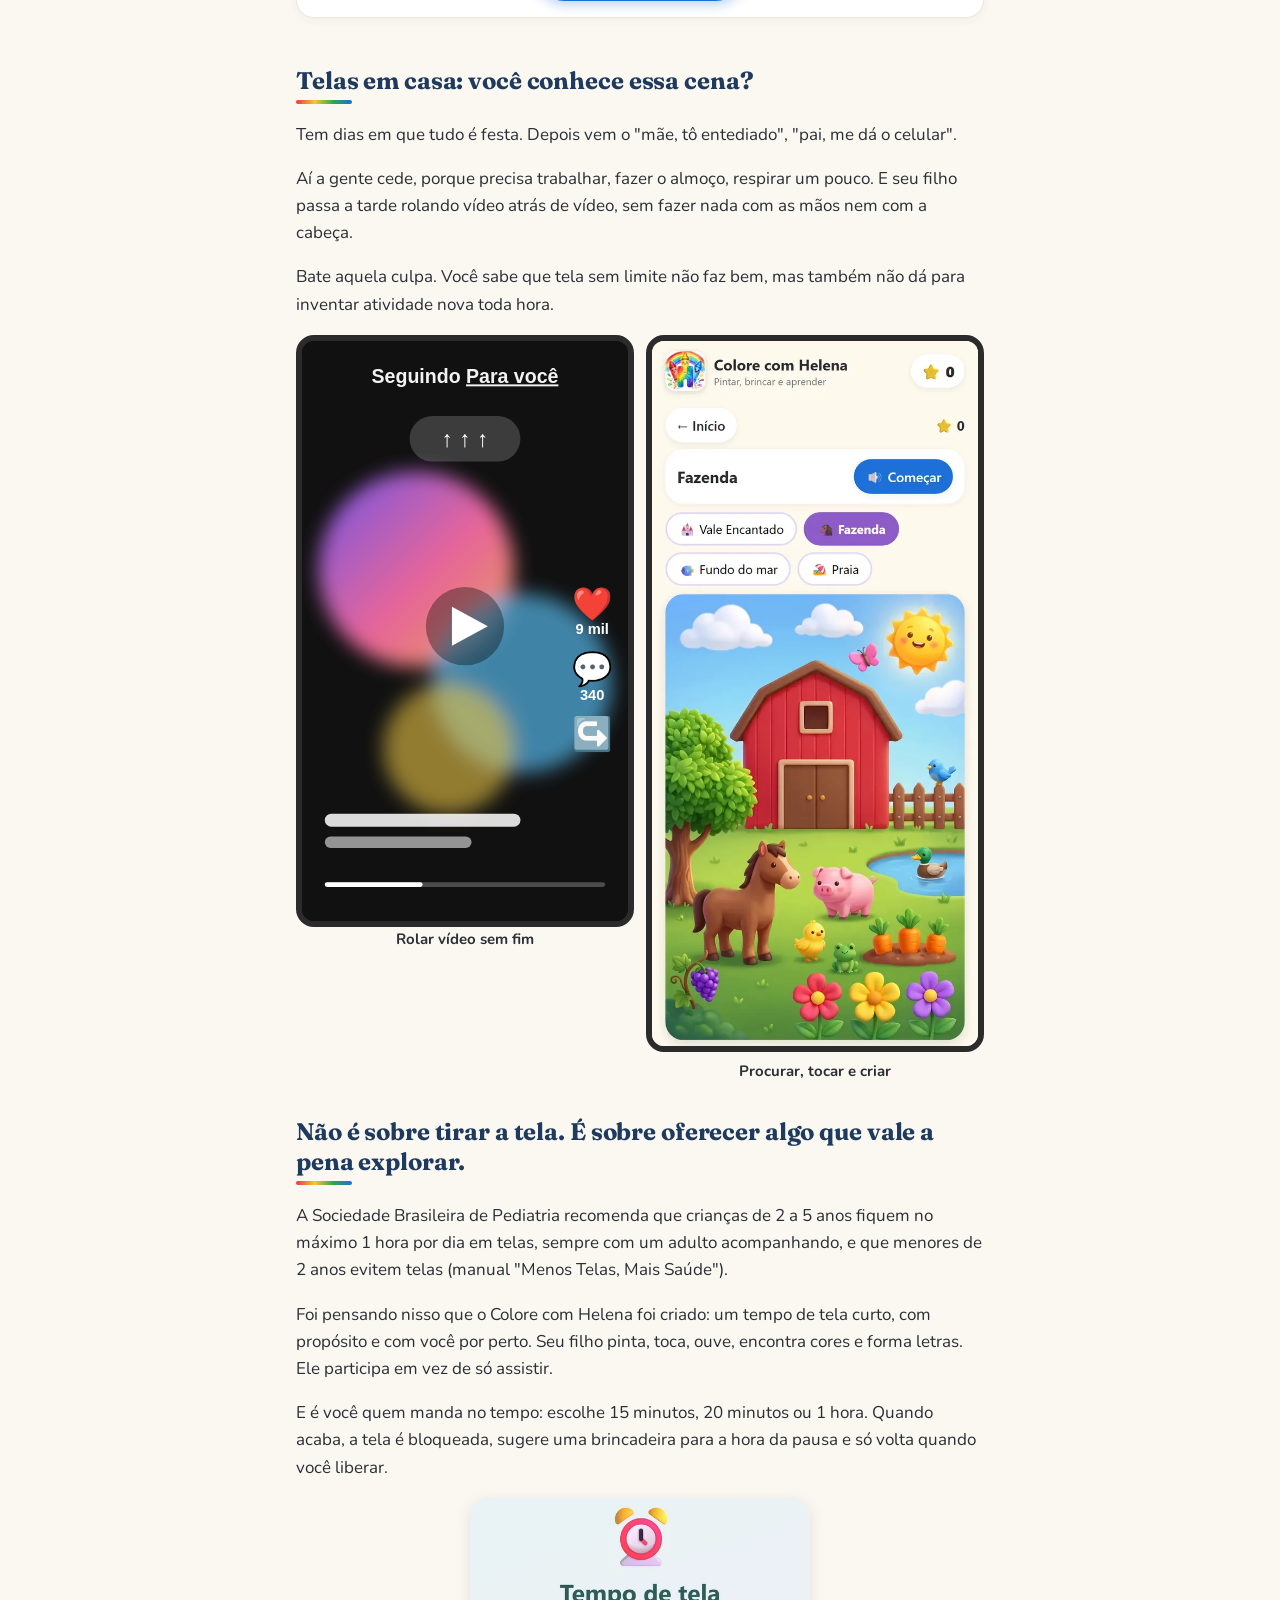
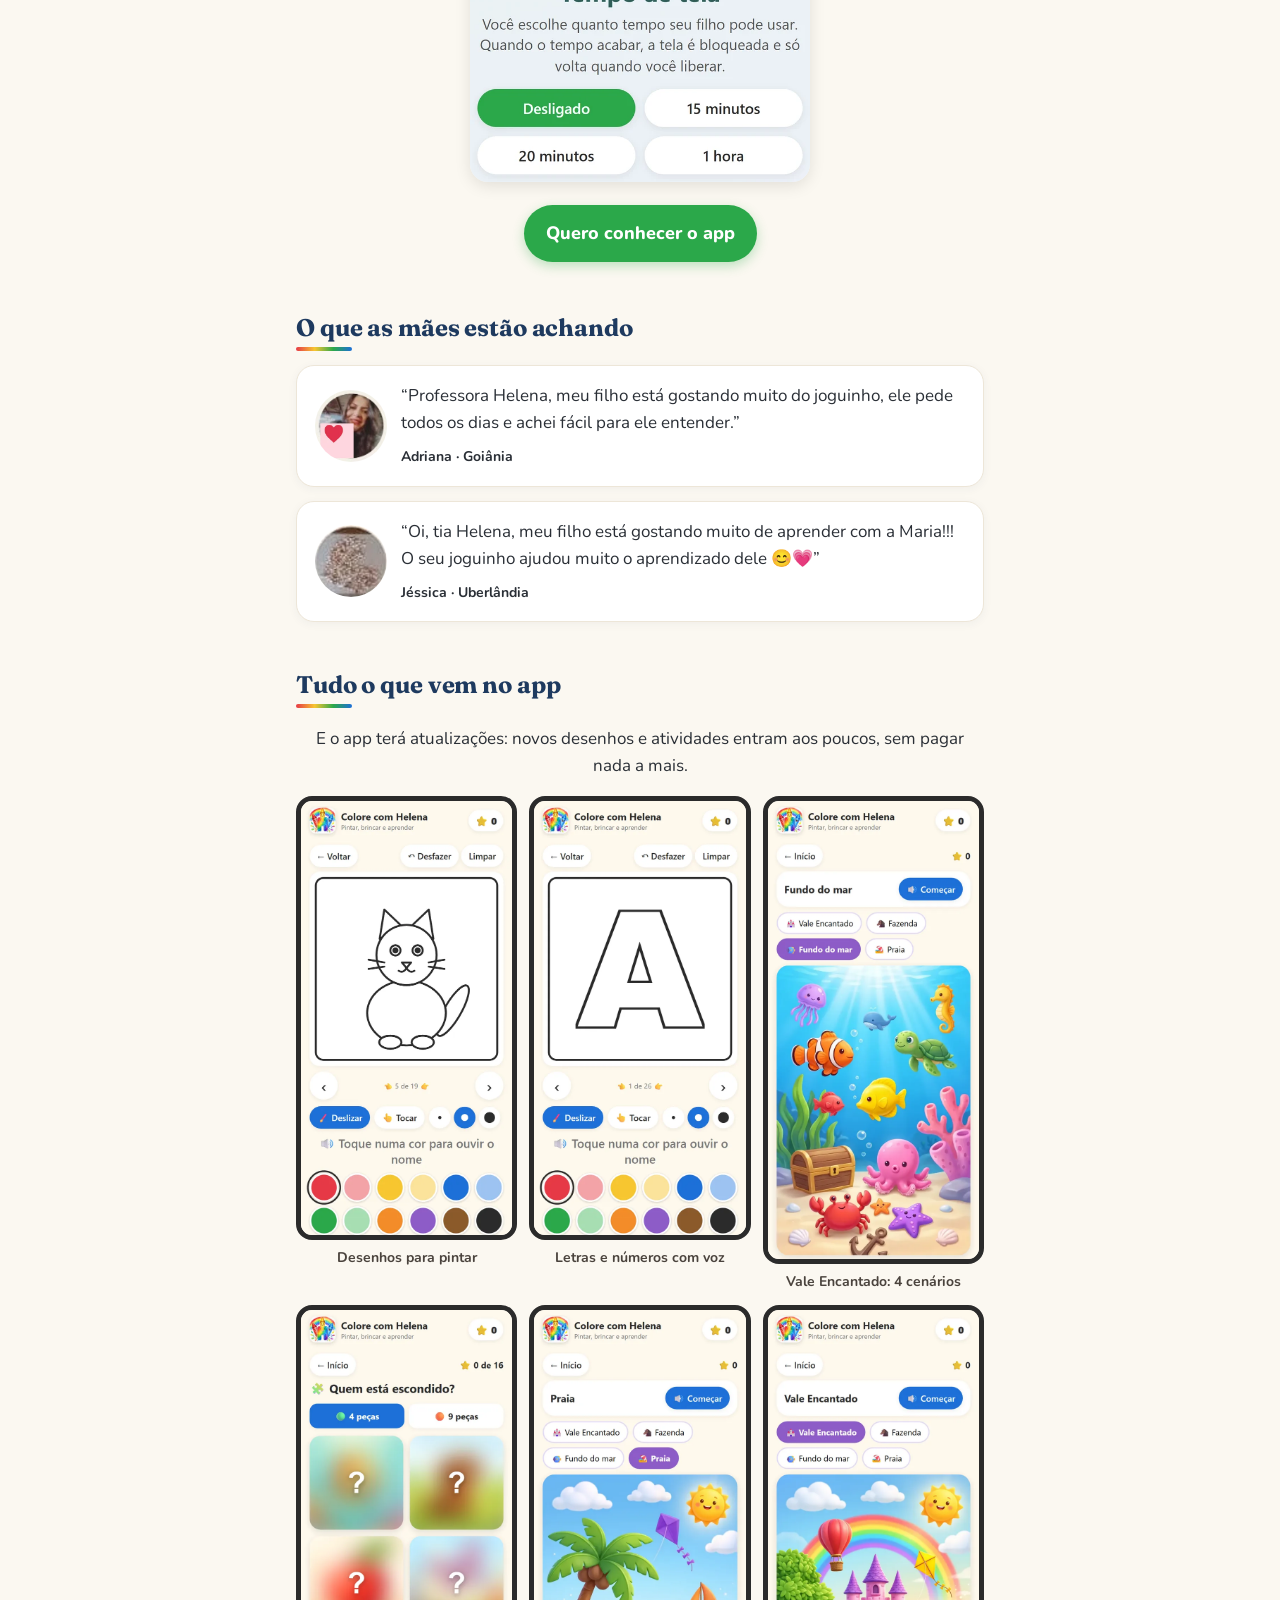
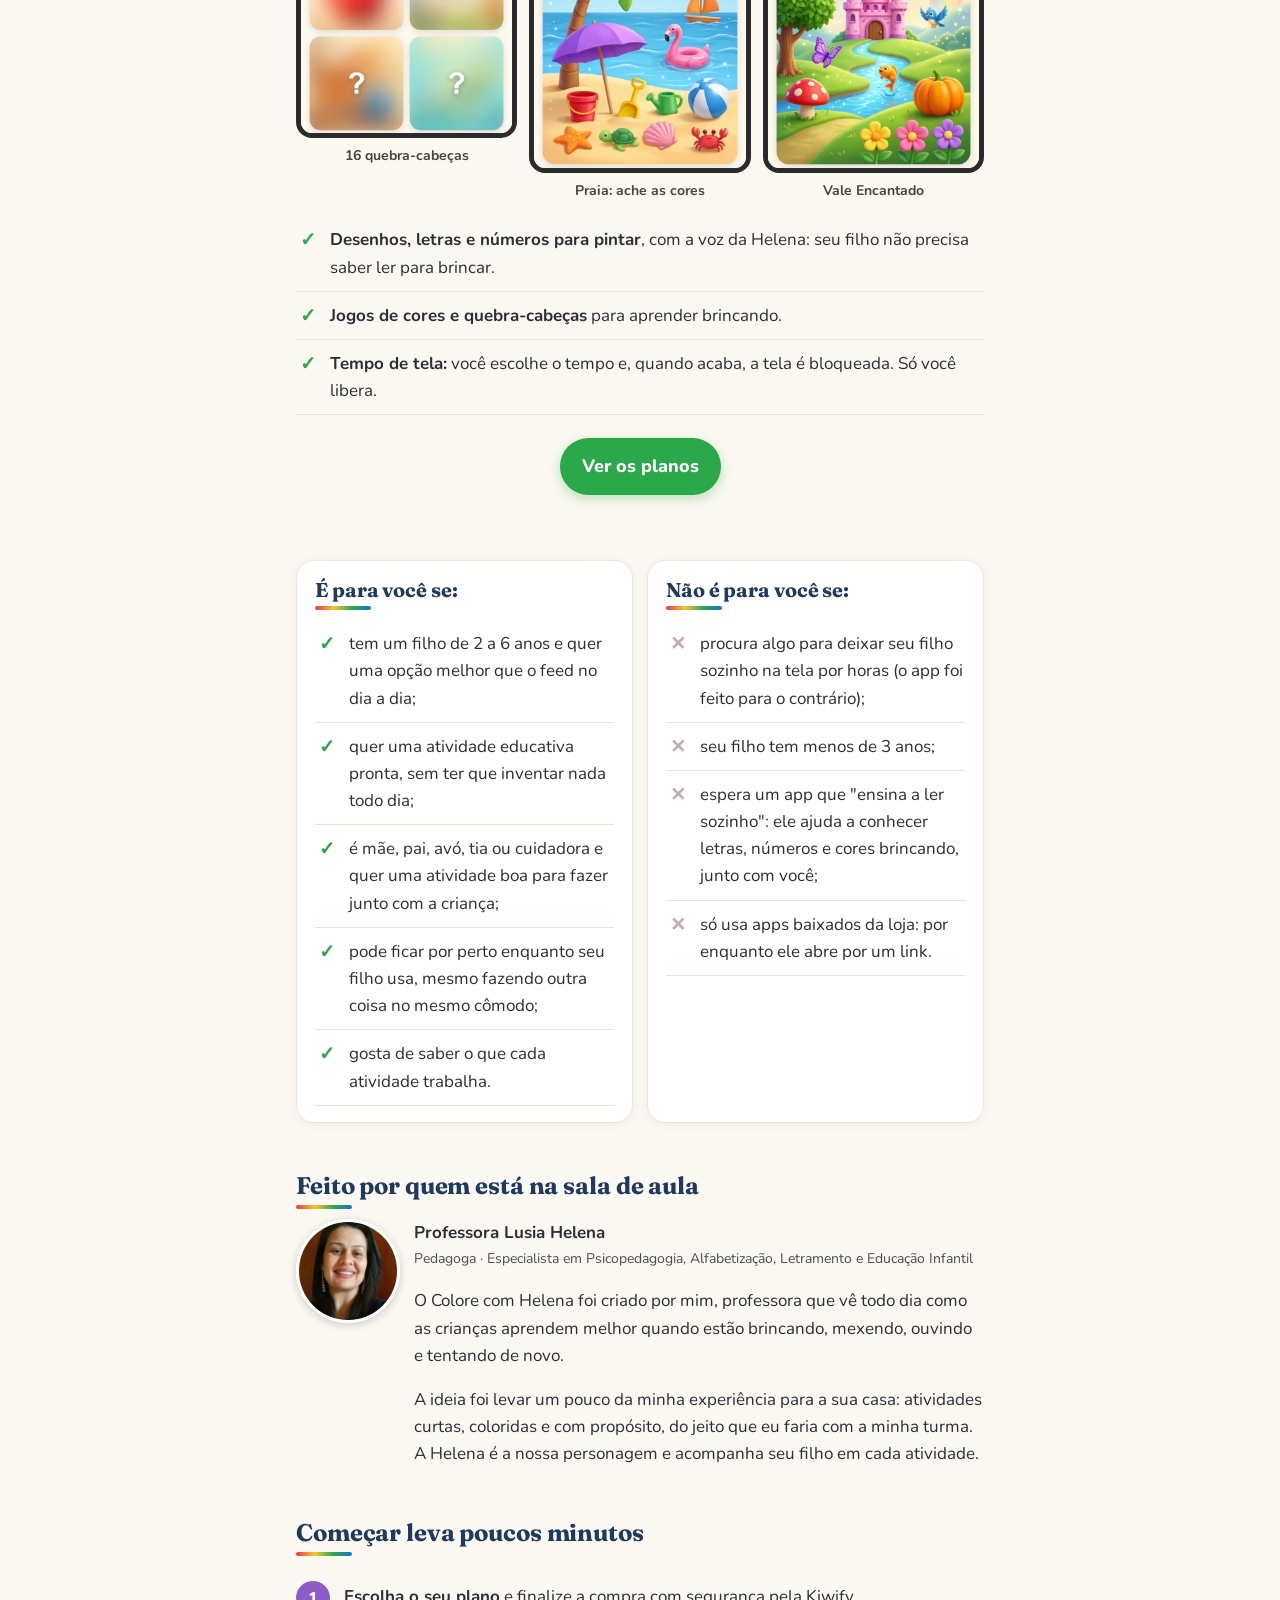
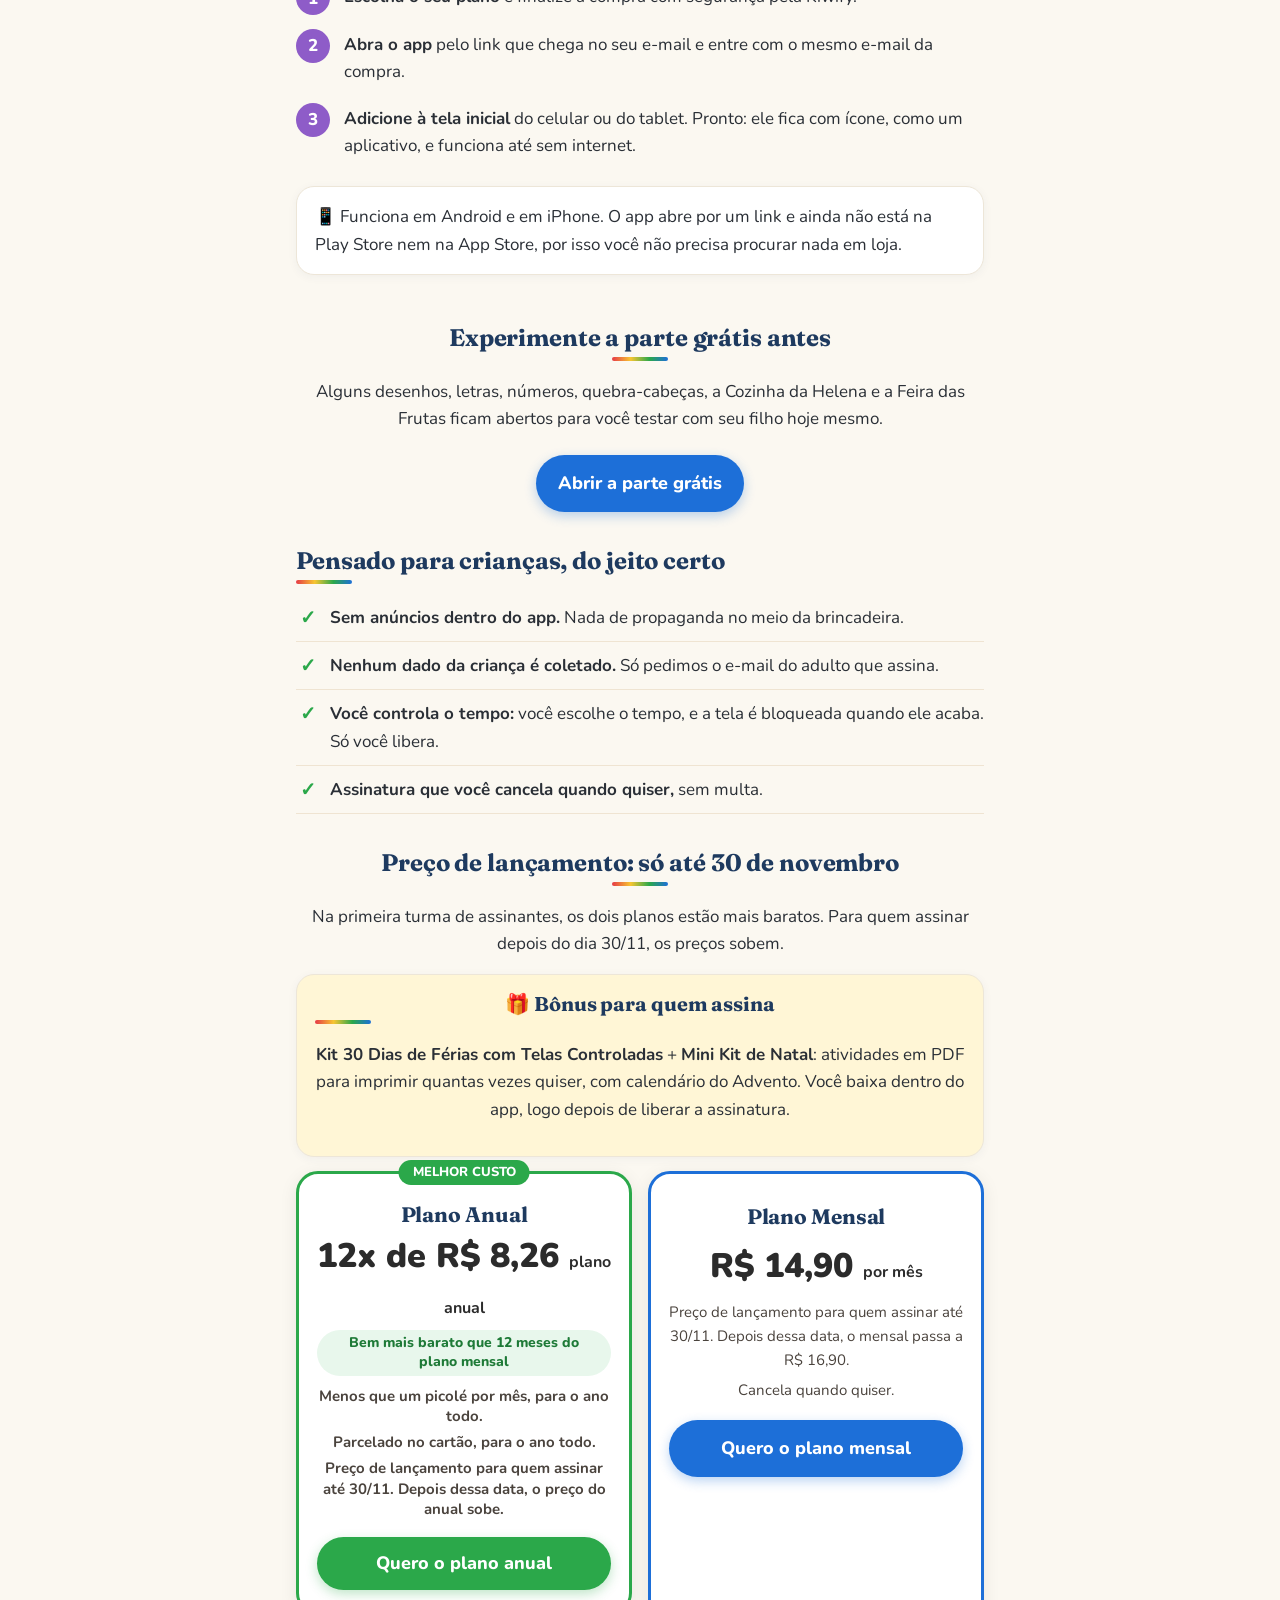
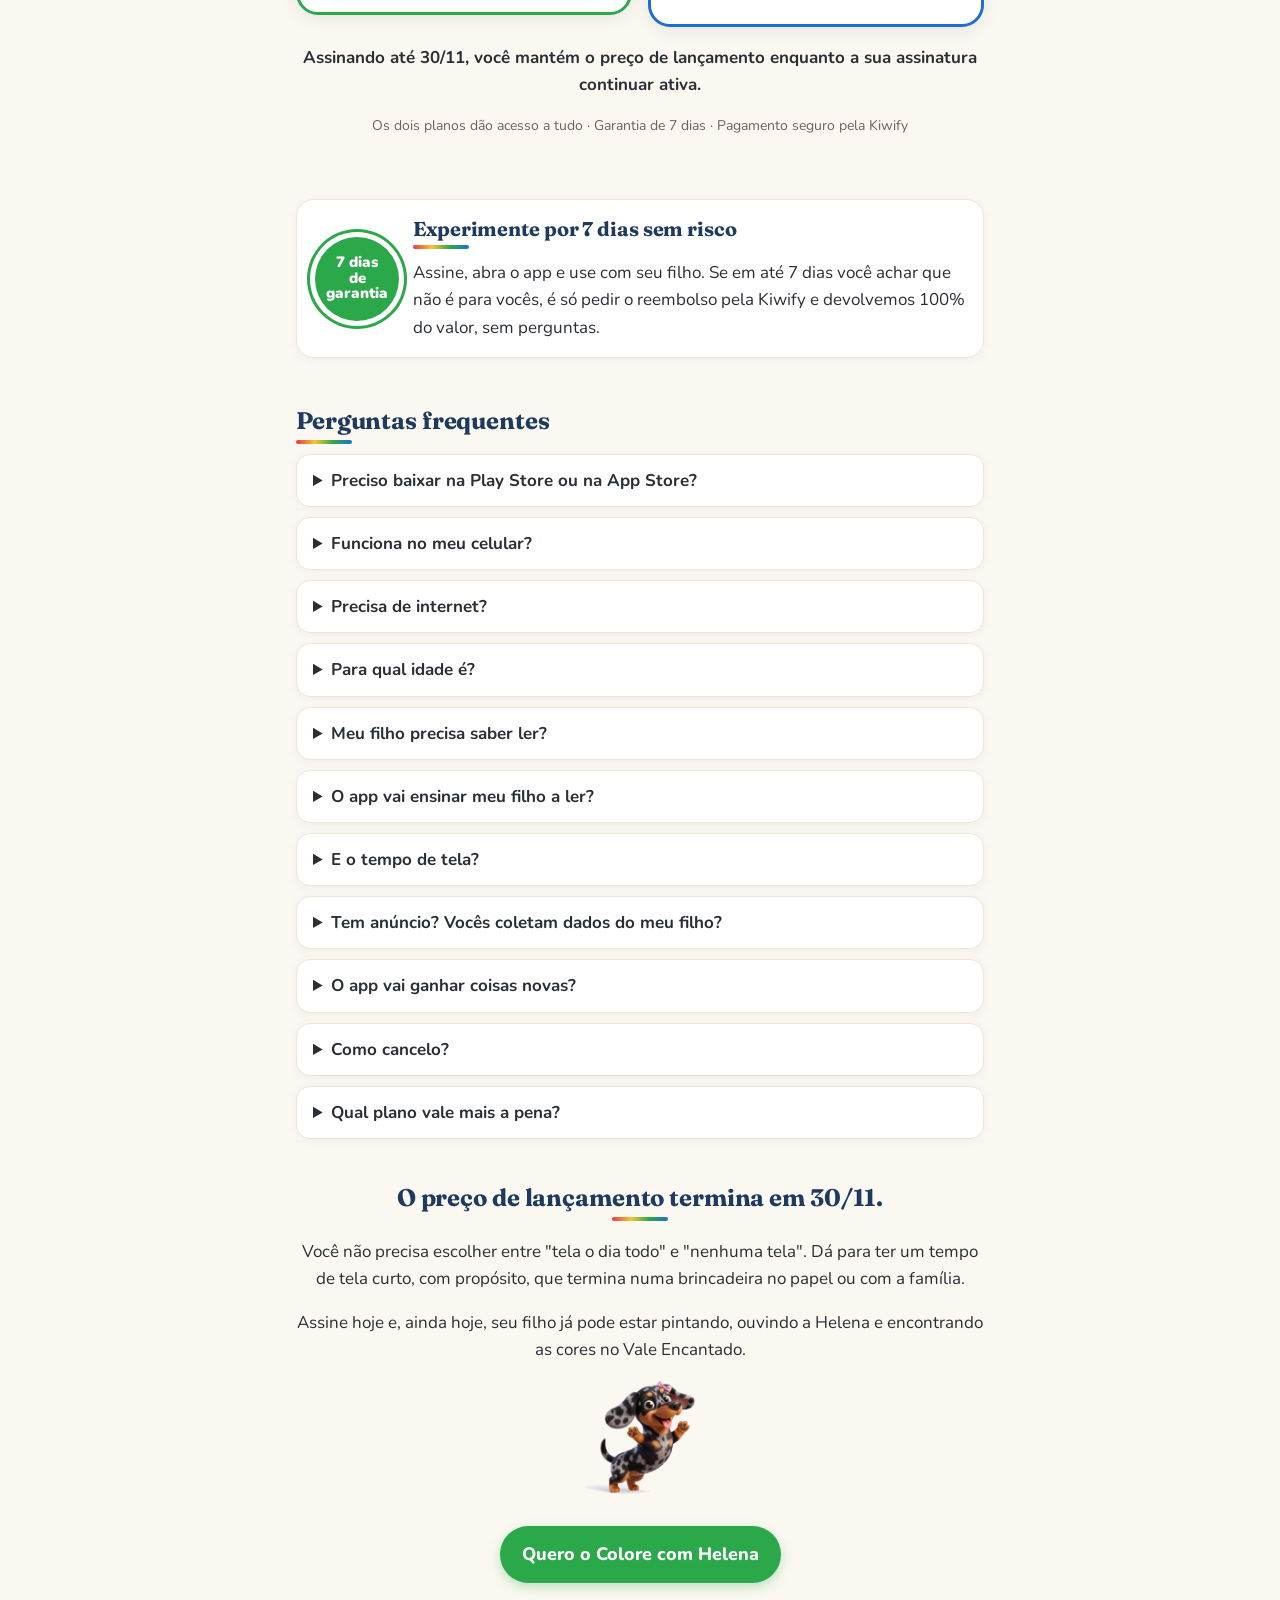
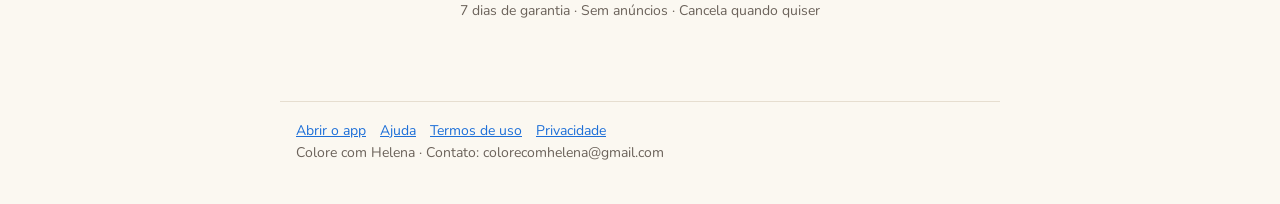
<file: vendas.html>
<!doctype html>
<html lang="pt-BR">
<head>
<script>if(location.hostname.endsWith(".github.io")&&location.hostname!=="colorecomhelena.github.io"){window.fbq=function(){};location.replace("https://colorecomhelena.github.io/"+location.pathname.split("/colorir/").pop()+location.search+location.hash);}</script>
<meta charset="utf-8">
<meta name="viewport" content="width=device-width, initial-scale=1">
<title>Colore com Helena · app infantil de colorir e aprender</title>
<meta name="description" content="Desenhos para pintar, letras e números com voz, jogos de cores e quebra-cabeças, criados por uma professora alfabetizadora. Sem anúncios e com Hora da pausa.">
<meta property="og:title" content="Colore com Helena: troque o feed infinito por uma tela que ensina brincando">
<meta property="og:description" content="App de atividades para crianças de 2 a 6 anos, criado por uma professora. Sem anúncios, com Hora da pausa.">
<meta property="og:image" content="https://colorecomhelena.github.io/vendas/inicio.webp">
<link rel="icon" href="icone-192.png">
<link rel="stylesheet" href="paginas.css">
<style>
  main { padding-top: 14px; }
  section { padding: 26px 0 8px; }
  h1 { font-size: 30px; }
  h2 { font-size: 24px; line-height: 1.25; margin: 0 0 10px; }
  .sub { font-size: 17px; color: #4a433d; }
  .chamada { display: inline-block; background: #FFF0C2; color: #6b4e00; font-weight: 800; font-size: 14px; letter-spacing: .04em; text-transform: uppercase; padding: 6px 14px; border-radius: 999px; margin-top: 4px; }
  .hero { background: #fff repeating-linear-gradient(180deg, transparent 0 31px, var(--pauta) 31px 32px); border: 1px solid #EDE6D8; border-left: 3px solid var(--margem); border-radius: 22px; padding: 18px 16px 22px; margin-top: 6px; box-shadow: 0 6px 22px rgba(30,58,95,.07); }
  .chamada { background: #EEF3FA !important; color: var(--tinta) !important; }
  h1.gancho { font-size: 36px; line-height: 1.12; margin: 14px 0 10px; letter-spacing: -.01em; }
  .risco { color: var(--verm); }
  .marca { display: inline-block; color: #fff; background: var(--verde); padding: 2px 14px 6px; border-radius: 14px; box-shadow: 0 4px 12px rgba(43,168,74,.35); }
  .destaque { font-size: 21px; font-weight: 700; line-height: 1.35; margin: 0 0 12px; color: var(--tinta); }
  .destaque b { color: var(--azul); }
  @media (min-width: 640px) { h1.gancho { font-size: 46px; } }
  .centro { text-align: center; }
  .selinhos { font-size: 14px; color: var(--suave); margin-top: 6px; }
  .autoridade { display: inline-block; background: #fff; border: 2px solid var(--linha); border-radius: 999px; padding: 6px 14px; font-size: 14px; font-weight: 700; color: #4a433d; margin: 4px 0 0; }
  .pilha ul { list-style: none; padding: 0; margin: 8px 0 0; display: grid; gap: 6px; }
  .pilha li { font-size: 15px; }
  @media (min-width: 640px) { .pilha ul { grid-template-columns: 1fr 1fr; } }
  .economia { display: inline-block; background: #E8F7EC; color: #1e7a37; font-weight: 800; font-size: 14px; padding: 4px 12px; border-radius: 999px; margin: 4px 0; }
  .botao { margin-top: 6px; }
  .tela { width: 100%; max-width: 300px; display: block; margin: 0 auto; border-radius: 26px; border: 8px solid #2B2B2B; box-shadow: 0 10px 28px rgba(0,0,0,.18); background: #fff; }
  .dobra { position: relative; padding: 8px 0 0; }
  .mascote { position: absolute; width: 66px; }
  .dobra-img .tela { max-width: 262px; }
  .m1 { left: 0; bottom: -6px; } .m2 { right: 0; top: -14px; } .m3 { right: 6px; bottom: 6px; }
  .dobra-img { position: relative; max-width: 420px; margin: 18px auto 0; }
  .comparar { display: grid; grid-template-columns: 1fr 1fr; gap: 12px; margin-top: 12px; }
  .comparar figure { margin: 0; text-align: center; font-weight: 700; font-size: 15px; }
  .feed { width: 100%; height: auto; display: block; border-radius: 18px; border: 6px solid #2B2B2B; background: #111; }
  .comparar img { width: 100%; border-radius: 18px; border: 6px solid #2B2B2B; }
  .lista { list-style: none; padding: 0; margin: 0; }
  .lista li { padding: 10px 0 10px 34px; position: relative; border-bottom: 1px solid var(--linha); }
  .lista li::before { content: "✓"; position: absolute; left: 4px; top: 9px; color: var(--verde); font-weight: 900; font-size: 19px; }
  .lista.nao li::before { content: "✕"; color: #c9a9a9; }
  .galeria { display: grid; grid-template-columns: repeat(2, 1fr); gap: 12px; margin: 14px 0; }
  .galeria figure { margin: 0; text-align: center; font-size: 14px; font-weight: 700; color: #4a433d; }
  .galeria img { width: 100%; border-radius: 16px; border: 5px solid #2B2B2B; background: #fff; }
  .dois { display: grid; gap: 14px; }
  .criadora { display: flex; gap: 14px; align-items: flex-start; }
  .criadora img { width: 84px; flex: 0 0 auto; }
  .precos { display: grid; gap: 16px; margin-top: 14px; }
  .plano { background: #fff; border-radius: 22px; padding: 22px 18px; box-shadow: 0 4px 18px rgba(0,0,0,.08); border: 3px solid transparent; position: relative; text-align: center; }
  .plano.destaque { border-color: var(--verde); }
  .plano.mensal { border-color: var(--azul); }
  .plano .selo { position: absolute; top: -14px; left: 50%; transform: translateX(-50%); background: var(--verde); color: #fff; font-weight: 800; font-size: 13px; padding: 4px 14px; border-radius: 999px; white-space: nowrap; }
  .plano h3 { margin: 4px 0 6px; font-size: 21px; }
  .valor { font-size: 34px; font-weight: 900; color: var(--texto); }
  .valor small { font-size: 16px; font-weight: 700; }
  .de { color: #9a8f83; text-decoration: line-through; font-size: 17px; }
  .plano p { margin: 6px 0; font-size: 15px; color: #4a433d; }
  .plano .botao { width: 100%; text-align: center; margin-top: 12px; }
  .faixa { background: var(--amar); color: #3b2e00; text-align: center; font-weight: 800; padding: 10px 14px; border-radius: 14px; }
  .confianca { display: grid; grid-template-columns: 1fr 1fr; gap: 8px; }
  .confianca span { background: #fff; border: 2px solid var(--linha); border-radius: 14px; padding: 10px 8px; text-align: center; font-size: 14px; font-weight: 700; color: #4a433d; }
  .tres { display: grid; gap: 10px; margin-top: 10px; }
  .passo { display: flex; gap: 12px; align-items: center; background: #fff; border: 2px solid var(--linha); border-radius: 16px; padding: 10px 14px; }
  .passo b { flex: 0 0 auto; width: 36px; height: 36px; border-radius: 50%; background: var(--verde); color: #fff; display: grid; place-items: center; font-size: 18px; }
  .passo p { margin: 0; font-size: 15px; line-height: 1.35; }
  @media (min-width: 640px) { .confianca { grid-template-columns: repeat(4, 1fr); } .tres { grid-template-columns: repeat(3, 1fr); } .passo { align-items: flex-start; } }
  .garantia { display: flex; gap: 14px; align-items: center; }
  .garantia .medalha { flex: 0 0 auto; width: 84px; height: 84px; border-radius: 50%; background: var(--verde); color: #fff; display: grid; place-items: center; text-align: center; font-weight: 900; line-height: 1.05; font-size: 15px; box-shadow: 0 0 0 5px #fff, 0 0 0 8px var(--verde); }
  @media (min-width: 640px) { .precos { grid-template-columns: 1fr 1fr; } .galeria { grid-template-columns: repeat(3, 1fr); } .dois { grid-template-columns: 1fr 1fr; } h1 { font-size: 36px; } }
</style>
<!-- Meta Pixel "Colore com Helena" (05/11) -->
<script>!function(f,b,e,v,n,t,s){if(f.fbq)return;n=f.fbq=function(){n.callMethod?n.callMethod.apply(n,arguments):n.queue.push(arguments)};if(!f._fbq)f._fbq=n;n.push=n;n.loaded=!0;n.version="2.0";n.queue=[];t=b.createElement(e);t.async=!0;t.src=v;s=b.getElementsByTagName(e)[0];s.parentNode.insertBefore(t,s)}(window,document,"script","https://connect.facebook.net/en_US/fbevents.js");fbq("init","1646953793536232");fbq("track","PageView");
document.addEventListener("click",function(e){var a=e.target.closest("a,button");if(a&&/pay.kiwify|assinar|checkout/i.test((a.href||"")+" "+(a.className||"")+" "+(a.id||"")))fbq("track","InitiateCheckout");});</script>
<noscript><img height="1" width="1" style="display:none" src="https://www.facebook.com/tr?id=1646953793536232&ev=PageView&noscript=1"/></noscript>
<script>if(window.fbq)fbq("track","ViewContent",{content_name:"pagina_de_vendas"});</script>
</head>
<body>
<div class="arco"></div>
<main>
<a class="topo" href="#"><img src="icone-192.png" alt=""><div><b>Colore com Helena</b><span>Pintar, brincar e aprender</span></div></a>

<!-- 1. Dobra -->
<section class="centro" style="padding-top:4px">
  <div class="hero">
  <span class="chamada">🎨 Aplicativo infantil de colorir</span>
  <h1 class="gancho">E se o tempo que seu filho passa na tela também fosse um momento de <span class="marca">criatividade</span> e descobertas?</h1>
  <p class="destaque">A tela não precisa ser inimiga do aprendizado. <b>O segredo está no conteúdo.</b></p>
  <p class="autoridade">✏️ Criado pela Professora Lusia Helena · Pedagoga e Especialista em Psicopedagogia e Alfabetização</p>
  <p class="selinhos">Sem anúncios · Garantia de 7 dias · Cancela quando quiser</p>
  <p style="margin:14px 0 0"><a class="botao" href="#precos">Quero conhecer o app</a> <a class="botao azul" href="./">Abrir a parte grátis</a></p>
  </div>
  <div class="dobra-img">
    <img class="tela" src="vendas/inicio.webp" alt="Tela inicial do app Colore com Helena">
    <img class="mascote m1" src="vendas/lapis.webp" alt="">
    <img class="mascote m2" src="vendas/estrela.webp" alt="">
  </div>
  

</section>

<!-- 25/11 (pedido dela, pesquisa de páginas de venda): faixa de confiança + Como funciona + teste grátis logo no começo -->
<section>
  <div class="confianca">
    <span>🔒 Pagamento seguro pela Kiwify</span>
    <span>↩️ Garantia de 7 dias</span>
    <span>✋ Cancele quando quiser</span>
    <span>👩‍🏫 Feito por professora</span>
  </div>
  <h2 class="centro" style="margin-top:22px">Como funciona</h2>
  <div class="tres">
    <div class="passo"><b>1</b><p><strong>Você escolhe o tempo</strong><br>15 minutos, 20 minutos ou 1 hora.</p></div>
    <div class="passo"><b>2</b><p><strong>A criança pinta, toca e ouve</strong><br>Letras, números, cores e jogos com a voz da Helena.</p></div>
    <div class="passo"><b>3</b><p><strong>O tempo acaba e a tela pausa</strong><br>Só você libera de novo.</p></div>
  </div>
  <div class="cartao centro" style="margin-top:14px">
    <p style="margin:0 0 8px"><b>Quer ver antes de assinar?</b> Abra a parte grátis e teste com seu filho hoje.</p>
    <a class="botao azul" href="./">Abrir a parte grátis</a>
  </div>
</section>

<!-- 2. Dor -->
<section>
  <h2>Telas em casa: você conhece essa cena?</h2>
  <p>Tem dias em que tudo é festa. Depois vem o "mãe, tô entediado", "pai, me dá o celular".</p>
  <p>Aí a gente cede, porque precisa trabalhar, fazer o almoço, respirar um pouco. E seu filho passa a tarde rolando vídeo atrás de vídeo, sem fazer nada com as mãos nem com a cabeça.</p>
  <p>Bate aquela culpa. Você sabe que tela sem limite não faz bem, mas também não dá para inventar atividade nova toda hora.</p>
  <div class="comparar">
    <figure><svg class="feed" viewBox="0 0 200 356" xmlns="http://www.w3.org/2000/svg" role="img" aria-label="Celular passando vídeos sem parar">
<defs><linearGradient id="vg" x1="0" y1="0" x2="1" y2="1"><stop offset="0" stop-color="#7B5CFF"/><stop offset=".55" stop-color="#FF6FA8"/><stop offset="1" stop-color="#FFB25C"/></linearGradient>
<filter id="bl"><feGaussianBlur stdDeviation="6"/></filter></defs>
<rect width="200" height="356" fill="#111"/>
<g filter="url(#bl)" opacity=".9"><circle cx="70" cy="140" r="60" fill="url(#vg)"/><circle cx="135" cy="210" r="55" fill="#5CC8FF" opacity=".7"/><circle cx="90" cy="250" r="40" fill="#FFD84D" opacity=".6"/></g>
<text x="100" y="26" font-family="Segoe UI, Arial" font-size="12" font-weight="700" fill="#fff" text-anchor="middle" opacity=".95">Seguindo   <tspan text-decoration="underline">Para você</tspan></text>
<circle cx="100" cy="175" r="24" fill="#000" opacity=".35"/><path d="M92 163 L114 175 L92 187 Z" fill="#fff"/>
<g font-family="Segoe UI, Arial" font-size="9" fill="#fff" text-anchor="middle" font-weight="700">
<text x="178" y="168" font-size="20">❤️</text><text x="178" y="180">9 mil</text>
<text x="178" y="208" font-size="20">💬</text><text x="178" y="220">340</text>
<text x="178" y="248" font-size="20">↪️</text></g>
<rect x="14" y="290" width="120" height="8" rx="4" fill="#fff" opacity=".85"/><rect x="14" y="304" width="90" height="7" rx="3.5" fill="#fff" opacity=".55"/>
<rect x="14" y="332" width="172" height="3" rx="1.5" fill="#fff" opacity=".25"/><rect x="14" y="332" width="60" height="3" rx="1.5" fill="#fff"/>
<g transform="translate(100 60)"><rect x="-34" y="-14" width="68" height="28" rx="14" fill="#fff" opacity=".18"/><text y="5" font-family="Segoe UI, Arial" font-size="14" fill="#fff" text-anchor="middle" font-weight="800">↑ ↑ ↑</text></g>
</svg><figcaption>Rolar vídeo sem fim</figcaption></figure>
    <figure><img src="vendas/fazenda.webp" alt="Cenário da Fazenda no app"><figcaption>Procurar, tocar e criar</figcaption></figure>
  </div>
</section>

<!-- 3. Solução -->
<section>
  <h2>Não é sobre tirar a tela. É sobre oferecer algo que vale a pena explorar.</h2>
  <p>A Sociedade Brasileira de Pediatria recomenda que crianças de 2 a 5 anos fiquem no máximo 1 hora por dia em telas, sempre com um adulto acompanhando, e que menores de 2 anos evitem telas (manual "Menos Telas, Mais Saúde").</p>
  <p>Foi pensando nisso que o Colore com Helena foi criado: um tempo de tela curto, com propósito e com você por perto. Seu filho pinta, toca, ouve, encontra cores e forma letras. Ele participa em vez de só assistir.</p>
  <p>E é você quem manda no tempo: escolhe 15 minutos, 20 minutos ou 1 hora. Quando acaba, a tela é bloqueada, sugere uma brincadeira para a hora da pausa e só volta quando você liberar.</p>
  <img src="vendas/pausa.webp" alt="Tela da Hora da pausa: o adulto escolhe 15 minutos, 20 minutos ou 1 hora" style="width:100%;max-width:340px;display:block;margin:14px auto 0;border-radius:18px;box-shadow:0 4px 16px rgba(0,0,0,.1)">
  <p class="centro"><a class="botao" href="#precos">Quero conhecer o app</a></p>
</section>

<!-- Depoimento de mãe (19/11; assinatura só com nome e cidade, pedido dela). Subiu para depois da solução em 24/11 (prova social mais cedo). -->
<section>
  <h2>O que as mães estão achando</h2>
  <div class="cartao" style="display:flex;gap:14px;align-items:center">
    <img src="vendas/depoimento-mae.webp" alt="Foto de uma mãe com o filho, rosto da criança coberto por um coração" width="72" height="72" style="width:72px;height:72px;border-radius:50%;flex:0 0 auto;object-fit:cover">
    <div>
      <p style="margin:0 0 6px">“Professora Helena, meu filho está gostando muito do joguinho, ele pede todos os dias e achei fácil para ele entender.”</p>
      <b style="font-size:14px">Adriana · Goiânia</b>
    </div>
  </div>
  <div class="cartao" style="margin-top:12px;display:flex;gap:14px;align-items:center">
    <img src="vendas/depoimento-jessica.webp" alt="Coração feito de conchas" width="72" height="72" style="width:72px;height:72px;border-radius:50%;flex:0 0 auto;object-fit:cover">
    <div>
      <p style="margin:0 0 6px">“Oi, tia Helena, meu filho está gostando muito de aprender com a Maria!!! O seu joguinho ajudou muito o aprendizado dele 😊💗”</p>
      <b style="font-size:14px">Jéssica · Uberlândia</b>
    </div>
  </div>
</section>

<!-- 4. O que tem dentro -->
<section>
  <h2>Tudo o que vem no app</h2>
  <p class="centro">E o app terá atualizações: novos desenhos e atividades entram aos poucos, sem pagar nada a mais.</p>
  <div class="galeria">
    <figure><img src="vendas/desenho.webp" alt="Desenho para pintar"><figcaption>Desenhos para pintar</figcaption></figure>
    <figure><img src="vendas/letra.webp" alt="Letra A para pintar"><figcaption>Letras e números com voz</figcaption></figure>
    <figure><img src="vendas/mar.webp" alt="Cenário Fundo do mar"><figcaption>Vale Encantado: 4 cenários</figcaption></figure>
    <figure><img src="vendas/quebra.webp" alt="Quebra-cabeça"><figcaption>16 quebra-cabeças</figcaption></figure>
    <figure><img src="vendas/praia.webp" alt="Cenário da Praia"><figcaption>Praia: ache as cores</figcaption></figure>
    <figure><img src="vendas/vale.webp" alt="Cenário do Vale Encantado"><figcaption>Vale Encantado</figcaption></figure>
  </div>
  <ul class="lista">
    <li><b>Desenhos, letras e números para pintar</b>, com a voz da Helena: seu filho não precisa saber ler para brincar.</li>
    <li><b>Jogos de cores e quebra-cabeças</b> para aprender brincando.</li>
    <li><b>Tempo de tela:</b> você escolhe o tempo e, quando acaba, a tela é bloqueada. Só você libera.</li>
  </ul>
  <p class="centro"><a class="botao" href="#precos">Ver os planos</a></p>
</section>

<!-- 5. Para quem é -->
<section>
  <div class="dois">
    <div class="cartao"><h2 style="font-size:20px">É para você se:</h2>
      <ul class="lista">
        <li>tem um filho de 2 a 6 anos e quer uma opção melhor que o feed no dia a dia;</li>
        <li>quer uma atividade educativa pronta, sem ter que inventar nada todo dia;</li>
        <li>é mãe, pai, avó, tia ou cuidadora e quer uma atividade boa para fazer junto com a criança;</li>
        <li>pode ficar por perto enquanto seu filho usa, mesmo fazendo outra coisa no mesmo cômodo;</li>
        <li>gosta de saber o que cada atividade trabalha.</li>
      </ul></div>
    <div class="cartao"><h2 style="font-size:20px">Não é para você se:</h2>
      <ul class="lista nao">
        <li>procura algo para deixar seu filho sozinho na tela por horas (o app foi feito para o contrário);</li>
        <li>seu filho tem menos de 3 anos;</li>
        <li>espera um app que "ensina a ler sozinho": ele ajuda a conhecer letras, números e cores brincando, junto com você;</li>
        <li>só usa apps baixados da loja: por enquanto ele abre por um link.</li>
      </ul></div>
  </div>
</section>

<!-- 6. Quem criou -->
<section>
  <h2>Feito por quem está na sala de aula</h2>
  <div class="criadora">
    <img src="vendas/professora.webp" alt="Professora Lusia Helena" style="width:104px;height:104px;border-radius:50%;object-fit:cover;border:3px solid #fff;box-shadow:0 2px 8px rgba(0,0,0,.18)">
    <div>
      <p style="margin:0 0 2px"><b>Professora Lusia Helena</b></p>
      <p style="margin:0 0 10px;font-size:14px;opacity:.85">Pedagoga · Especialista em Psicopedagogia, Alfabetização, Letramento e Educação Infantil</p>
      <p>O Colore com Helena foi criado por mim, professora que vê todo dia como as crianças aprendem melhor quando estão brincando, mexendo, ouvindo e tentando de novo.</p>
      <p>A ideia foi levar um pouco da minha experiência para a sua casa: atividades curtas, coloridas e com propósito, do jeito que eu faria com a minha turma. A Helena é a nossa personagem e acompanha seu filho em cada atividade.</p>
    </div>
  </div>
</section>

<!-- 7. Como funciona -->
<section>
  <h2>Começar leva poucos minutos</h2>
  <ol class="passos">
    <li><b>Escolha o seu plano</b> e finalize a compra com segurança pela Kiwify.</li>
    <li><b>Abra o app</b> pelo link que chega no seu e-mail e entre com o mesmo e-mail da compra.</li>
    <li><b>Adicione à tela inicial</b> do celular ou do tablet. Pronto: ele fica com ícone, como um aplicativo, e funciona até sem internet.</li>
  </ol>
  <div class="cartao">📱 Funciona em Android e em iPhone. O app abre por um link e ainda não está na Play Store nem na App Store, por isso você não precisa procurar nada em loja.</div>
</section>

<!-- Amostra grátis -->
<section class="centro">
  <h2>Experimente a parte grátis antes</h2>
  <p>Alguns desenhos, letras, números, quebra-cabeças, a Cozinha da Helena e a Feira das Frutas ficam abertos para você testar com seu filho hoje mesmo.</p>
  <a class="botao azul" href="./">Abrir a parte grátis</a>
</section>

<!-- 8. Segurança -->
<section>
  <h2>Pensado para crianças, do jeito certo</h2>
  <ul class="lista">
    <li><b>Sem anúncios dentro do app.</b> Nada de propaganda no meio da brincadeira.</li>
    <li><b>Nenhum dado da criança é coletado.</b> Só pedimos o e-mail do adulto que assina.</li>
    <li><b>Você controla o tempo:</b> você escolhe o tempo, e a tela é bloqueada quando ele acaba. Só você libera.</li>
    <li><b>Assinatura que você cancela quando quiser,</b> sem multa.</li>
  </ul>
</section>

<!-- 9. Preços -->
<section id="precos">
  <h2 class="centro">Preço de lançamento: só até 30 de novembro</h2>
  <p class="centro">Na primeira turma de assinantes, os dois planos estão mais baratos. Para quem assinar depois do dia 30/11, os preços sobem.</p>
  <!-- 16/11: bônus de quem assina (qualquer plano), decisão da dona. Download aparece dentro do app para assinantes. -->
  <div class="cartao" style="background:#FFF6D6;text-align:center;margin:14px 0">
    <h2 style="font-size:20px">🎁 Bônus para quem assina</h2>
    <p><b>Kit 30 Dias de Férias com Telas Controladas</b> + <b>Mini Kit de Natal</b>: atividades em PDF para imprimir quantas vezes quiser, com calendário do Advento. Você baixa dentro do app, logo depois de liberar a assinatura.</p>
  </div>
  <div class="precos">
    <div class="plano destaque">
      <span class="selo">MELHOR CUSTO</span>
      <h3>Plano Anual</h3>
      <div class="valor">12x de R$ 8,26 <small>plano anual</small></div>
      <span class="economia">Bem mais barato que 12 meses do plano mensal</span>
      <p>Menos que um picolé por mês, para o ano todo.</p>
      <p>Parcelado no cartão, para o ano todo.</p>
      <p>Preço de lançamento para quem assinar até 30/11. Depois dessa data, o preço do anual sobe.</p>
      <a class="botao" data-plano="anual" href="#">Quero o plano anual</a>
    </div>
    <div class="plano mensal">
      <h3>Plano Mensal</h3>
      <div class="valor">R$ 14,90 <small>por mês</small></div>
      <p>Preço de lançamento para quem assinar até 30/11. Depois dessa data, o mensal passa a R$ 16,90.</p>
      <p>Cancela quando quiser.</p>
      <a class="botao azul" data-plano="mensal" href="#">Quero o plano mensal</a>
    </div>
  </div>
  <p class="centro" style="font-weight:700">Assinando até 30/11, você mantém o preço de lançamento enquanto a sua assinatura continuar ativa.</p>
  <p class="selinhos centro">Os dois planos dão acesso a tudo · Garantia de 7 dias · Pagamento seguro pela Kiwify</p>
</section>

<!-- 10. Garantia -->
<section>
  <div class="cartao garantia">
    <div class="medalha">7 dias<br>de<br>garantia</div>
    <div><h2 style="font-size:20px">Experimente por 7 dias sem risco</h2>
    <p style="margin:0">Assine, abra o app e use com seu filho. Se em até 7 dias você achar que não é para vocês, é só pedir o reembolso pela Kiwify e devolvemos 100% do valor, sem perguntas.</p></div>
  </div>
</section>

<!-- 11. Perguntas -->
<section>
  <h2>Perguntas frequentes</h2>
  <details><summary>Preciso baixar na Play Store ou na App Store?</summary><p>Não. O Colore com Helena abre por um link, no navegador do celular ou do tablet. Você adiciona à tela inicial e ele fica com ícone, como qualquer aplicativo.</p></details>
  <details><summary>Funciona no meu celular?</summary><p>Funciona em Android e iPhone, e também em tablet. No Android, use o Chrome; no iPhone, o Safari, para adicionar à tela inicial.</p></details>
  <details><summary>Precisa de internet?</summary><p>Só para abrir na primeira vez e entrar com o seu e-mail. Depois, funciona sem internet (é só abrir com internet uma vez por mês). Ótimo para viagem.</p></details>
  <details><summary>Para qual idade é?</summary><p>Para crianças de 2 a 6 anos, sempre com um adulto por perto. As atividades vão do mais simples (pintar, achar cores) ao mais desafiador (escrever sozinha depois do pontilhado).</p></details>
  <details><summary>Meu filho precisa saber ler?</summary><p>Não. A voz gravada fala as letras, os números e as cores.</p></details>
  <details><summary>O app vai ensinar meu filho a ler?</summary><p>Ele não substitui a escola nem promete alfabetizar. Ajuda seu filho a conhecer letras, números, formas e cores brincando, e as dicas mostram como continuar a conversa fora da tela.</p></details>
  <details><summary>E o tempo de tela?</summary><p>Você escolhe quanto tempo seu filho pode usar (15 minutos, 20 minutos ou 1 hora). Quando acaba, a tela é bloqueada e sugere uma brincadeira para a hora da pausa ou imprimir o desenho para pintar no papel. Só um adulto libera de novo.</p></details>
  <details><summary>Tem anúncio? Vocês coletam dados do meu filho?</summary><p>Não tem nenhum anúncio. Não coletamos nenhum dado da criança, só o e-mail do adulto que assinou. Veja a <a href="privacidade.html">privacidade</a>.</p></details>
  <details><summary>O app vai ganhar coisas novas?</summary><p>Sim! O Colore com Helena terá atualizações: novos desenhos, atividades e cenários entram aos poucos, sem custo a mais para quem é assinante.</p></details>
  <details><summary>Como cancelo?</summary><p>Quando quiser, sem multa, pela Kiwify (o link vem no e-mail da compra) ou pelo nosso e-mail. Nos primeiros 7 dias você ainda tem a garantia de reembolso total.</p></details>
  <details><summary>Qual plano vale mais a pena?</summary><p>O anual: no lançamento sai 12x de R$ 8,26, contra R$ 14,90 por mês no mensal. Esse preço vale só até 30/11.</p></details>
</section>

<!-- 12. Chamada final -->
<section class="centro">
  <h2>O preço de lançamento termina em 30/11.</h2>
  <p>Você não precisa escolher entre "tela o dia todo" e "nenhuma tela". Dá para ter um tempo de tela curto, com propósito, que termina numa brincadeira no papel ou com a família.</p>
  <p>Assine hoje e, ainda hoje, seu filho já pode estar pintando, ouvindo a Helena e encontrando as cores no Vale Encantado.</p>
  <img src="vendas/maria.webp" alt="" style="width:110px">
  <p><a class="botao" href="#precos">Quero o Colore com Helena</a></p>
  <p class="selinhos">7 dias de garantia · Sem anúncios · Cancela quando quiser</p>
</section>
</main>
<footer class="rodape"><a href="./">Abrir o app</a><a href="ajuda.html">Ajuda</a><a href="termos.html">Termos de uso</a><a href="privacidade.html">Privacidade</a><br>Colore com Helena · Contato: colorecomhelena@gmail.com</footer>
<script>
  // Links de pagamento da Kiwify (os mesmos do app). Anual = plano de lançamento R$ 79,90 até 30/11; depois: d1O6hAv (R$ 99,90).
  const CHECKOUT = { anual: "https://pay.kiwify.com.br/RIK2pX5", mensal: "https://pay.kiwify.com.br/9P9HQon" };
  document.querySelectorAll("[data-plano]").forEach(a => a.href = CHECKOUT[a.dataset.plano]);
</script>
</body>
</html>
</file>
<file: paginas.css>
@import url("https://fonts.googleapis.com/css2?family=Fraunces:opsz,wght@9..144,600;9..144,700&family=Nunito:wght@400;600;700;800&display=swap");
/* Estilo das páginas do app Colore com Helena (termos, privacidade, ajuda, obrigado, vendas). Mesmas cores do app. */
:root {
  --verm: #E63946; --lar: #F4A261; --amar: #F7C531; --verde: #2BA84A; --azul: #1D6FD8; --roxo: #8E5CC8; --rosa: #E86FA8;
  --fundo: #FFF9EE; --cartao: #FFFFFF; --texto: #2B2B2B; --suave: #6B625A; --linha: #EFE4D2;
}
* { box-sizing: border-box; }
html { -webkit-text-size-adjust: 100%; }
body { margin: 0; background: var(--fundo); color: var(--texto); font-family: "Nunito", "Segoe UI", Roboto, Arial, sans-serif; font-size: 17px; line-height: 1.6; }
.arco { height: 8px; background: linear-gradient(90deg, var(--verm), var(--lar), var(--amar), var(--verde), var(--azul), var(--roxo)); }
main { max-width: 720px; margin: 0 auto; padding: 22px 16px 56px; }
.topo { display: flex; align-items: center; gap: 12px; margin-bottom: 18px; text-decoration: none; color: inherit; }
.topo img { width: 52px; height: 52px; border-radius: 14px; box-shadow: 0 2px 8px rgba(0,0,0,.08); }
.topo b { font-size: 19px; display: block; line-height: 1.2; }
.topo span { font-size: 13px; color: var(--suave); }
h1 { font-size: 28px; line-height: 1.2; margin: 6px 0 6px; }
h2 { font-size: 20px; margin: 28px 0 8px; }
.data { color: var(--suave); font-size: 14px; margin: 0 0 18px; }
.cartao { background: var(--cartao); border-radius: 18px; padding: 16px 18px; box-shadow: 0 2px 10px rgba(0,0,0,.05); margin: 14px 0; }
a { color: var(--azul); }
.botao { display: inline-block; background: var(--verde); color: #fff; text-decoration: none; font-weight: 800; padding: 14px 22px; border-radius: 999px; font-size: 18px; box-shadow: 0 4px 12px rgba(43,168,74,.3); }
.botao.azul { background: var(--azul); box-shadow: 0 4px 12px rgba(29,111,216,.3); }
ol.passos { padding-left: 0; list-style: none; counter-reset: p; }
ol.passos li { counter-increment: p; position: relative; padding: 10px 0 10px 48px; }
ol.passos li::before { content: counter(p); position: absolute; left: 0; top: 8px; width: 34px; height: 34px; border-radius: 50%; background: var(--roxo); color: #fff; font-weight: 800; display: grid; place-items: center; }
details { background: var(--cartao); border-radius: 14px; padding: 12px 16px; margin: 10px 0; box-shadow: 0 1px 6px rgba(0,0,0,.05); }
summary { font-weight: 700; cursor: pointer; }
footer.rodape { max-width: 720px; margin: 0 auto; padding: 18px 16px 40px; font-size: 14px; color: var(--suave); border-top: 1px solid var(--linha); }
footer.rodape a { margin-right: 14px; }

/* ===== Tema "educação" (02/11, pedido da Lusia: cara profissional que remete a educação) ===== */
:root { --tinta: #1E3A5F; --papel: #FBF8F1; --pauta: rgba(30,58,95,.06); --margem: rgba(230,57,70,.18); }
body { background: var(--papel); color: #2A2F36; font-family: "Nunito", "Segoe UI", Roboto, Arial, sans-serif; }
h1, h2, h3 { font-family: "Fraunces", Georgia, serif; color: var(--tinta); letter-spacing: -.005em; }
h2 { position: relative; padding-bottom: 8px; }
h2::after { content: ""; position: absolute; left: 0; bottom: 0; width: 56px; height: 4px; border-radius: 4px; background: linear-gradient(90deg, var(--verm), var(--amar), var(--verde), var(--azul)); }
.centro h2::after, h2.centro::after { left: 50%; transform: translateX(-50%); }
.arco { height: 6px; background: linear-gradient(90deg, var(--tinta) 0 70%, var(--verm) 70% 76%, var(--amar) 76% 82%, var(--verde) 82% 88%, var(--azul) 88% 94%, var(--roxo) 94%); }
.topo b { font-family: "Fraunces", Georgia, serif; color: var(--tinta); }
.cartao, details { border: 1px solid #EDE6D8; box-shadow: 0 2px 10px rgba(30,58,95,.05); }
footer.rodape { border-top: 1px solid #E6DED0; }
</file>
